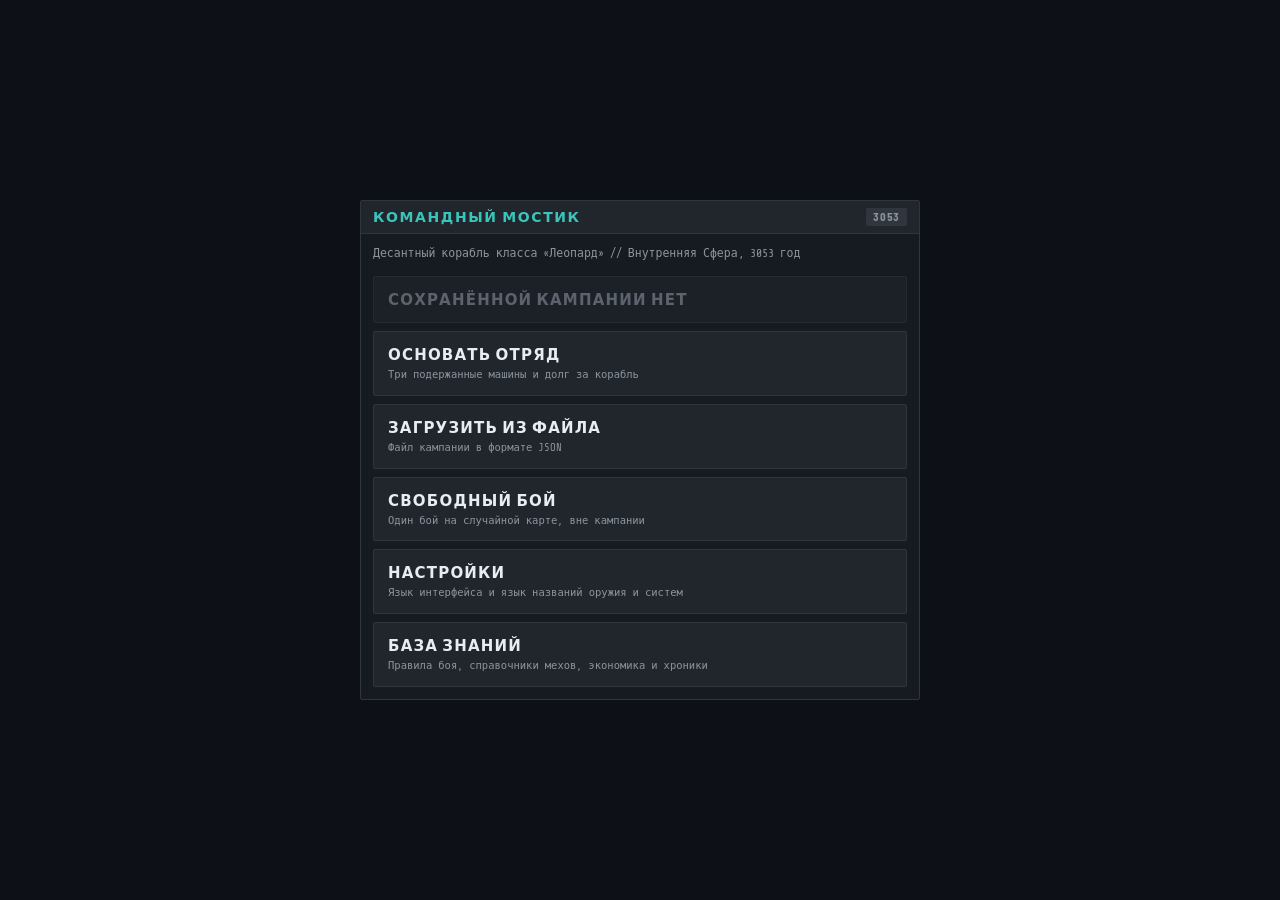
<file: index.html>
<!doctype html>
<html lang="ru">
  <head>
    <meta charset="UTF-8" />
    <meta name="viewport" content="width=device-width, initial-scale=1.0" />
    <title>BattleTech — тактический терминал наёмников</title>
    <link
      rel="icon"
      href="data:image/svg+xml,<svg xmlns='http://www.w3.org/2000/svg' viewBox='0 0 16 16'><rect width='16' height='16' fill='%230d1117'/><path d='M8 2l5 3v6l-5 3-5-3V5z' fill='%2339c5bb'/></svg>"
    />
    <link rel="preconnect" href="https://fonts.googleapis.com" />
    <link rel="preconnect" href="https://fonts.gstatic.com" crossorigin />
    <link
      href="https://fonts.googleapis.com/css2?family=Barlow+Condensed:wght@600;700;800&family=IBM+Plex+Mono:wght@400;500;600;700&family=Orbitron:wght@500;700;900&family=Share+Tech+Mono&display=swap"
      rel="stylesheet"
    />
    <script type="module" crossorigin src="./assets/main-HIOf5Gt9.js"></script>
    <link rel="modulepreload" crossorigin href="./assets/wikiData-j4eex9zt.js">
    <link rel="stylesheet" crossorigin href="./assets/wikiData-CaxF-wHf.css">
    <link rel="stylesheet" crossorigin href="./assets/main-DV3tdN_S.css">
  </head>
  <body>
    <div id="app"></div>
  </body>
</html>
</file>
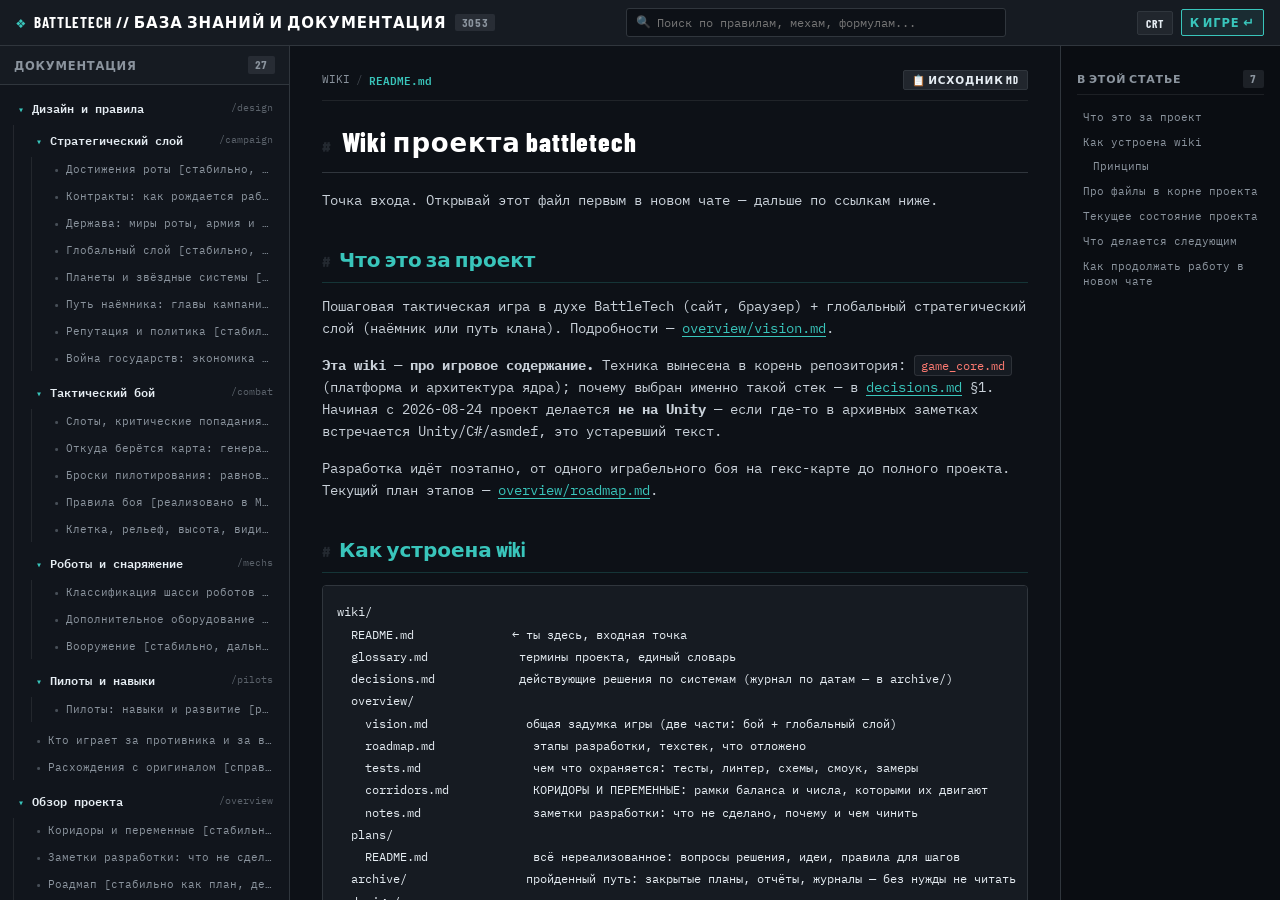
<file: wiki.html>
<!doctype html>
<html lang="ru">
  <head>
    <meta charset="UTF-8" />
    <meta name="viewport" content="width=device-width, initial-scale=1.0" />
    <title>BattleTech — База знаний и документация</title>
    <link
      rel="icon"
      href="data:image/svg+xml,<svg xmlns='http://www.w3.org/2000/svg' viewBox='0 0 16 16'><rect width='16' height='16' fill='%230d1117'/><path d='M3 3h4v10H3zm6 0h4v10H9z' fill='%2339c5bb'/></svg>"
    />
    <link rel="preconnect" href="https://fonts.googleapis.com" />
    <link rel="preconnect" href="https://fonts.gstatic.com" crossorigin />
    <link
      href="https://fonts.googleapis.com/css2?family=Barlow+Condensed:wght@600;700;800&family=IBM+Plex+Mono:wght@400;500;600;700&family=Orbitron:wght@500;700;900&family=Share+Tech+Mono&display=swap"
      rel="stylesheet"
    />
    <script type="module" crossorigin src="./assets/wiki-C4sp8w5h.js"></script>
    <link rel="modulepreload" crossorigin href="./assets/wikiData-j4eex9zt.js">
    <link rel="stylesheet" crossorigin href="./assets/wikiData-CaxF-wHf.css">
    <link rel="stylesheet" crossorigin href="./assets/wiki-CTp218Vy.css">
  </head>
  <body>
    <div id="app"></div>
  </body>
</html>
</file>
<file: assets/wikiData-CaxF-wHf.css>
:root{--color-bg: #0d1117;--color-panel: #161b22;--color-panel-sub: #21262d;--color-border: #30363d;--color-border-active: #58a6ff;--color-text: #e6edf3;--color-text-dim: #8b949e;--color-accent: #39c5bb;--color-gold: #e3b341;--color-danger: #f85149;--color-ok: #3fb950;--color-enemy: #388bfd;--glow-cyan: rgba(57, 197, 187, .4);--glow-gold: rgba(227, 179, 65, .4);--glow-red: rgba(248, 81, 73, .4);--font-mono: "IBM Plex Mono", ui-monospace, SFMono-Regular, Menlo, Consolas, monospace;--font-display: "Barlow Condensed", "Arial Narrow", system-ui, sans-serif}*,*:before,*:after{box-sizing:border-box}html,body{margin:0;padding:0;width:100%;height:100%;background:var(--color-bg);color:var(--color-text);font-family:var(--font-mono);font-size:13px;line-height:1.4;overflow:hidden;-webkit-user-select:none;user-select:none;font-variant-numeric:tabular-nums;-webkit-font-smoothing:antialiased}::-webkit-scrollbar{width:6px;height:6px}::-webkit-scrollbar-track{background:var(--color-bg)}::-webkit-scrollbar-thumb{background:var(--color-border);border-radius:2px}::-webkit-scrollbar-thumb:hover{background:var(--color-accent)}.panel{background:var(--color-panel);border:1px solid var(--color-border);border-radius:2px;position:relative;min-height:0;min-width:0}.panel-header{background:var(--color-panel-sub);border-bottom:1px solid var(--color-border);padding:7px 12px;font-family:var(--font-display);font-size:14px;line-height:1.2;font-weight:700;text-transform:uppercase;letter-spacing:1.6px;display:flex;align-items:center;justify-content:space-between;gap:10px;color:var(--color-accent);flex-shrink:0}.panel-body{padding:12px;min-height:0}.panel-scroll{display:flex;flex-direction:column;overflow:hidden}.panel-scroll>.scroll-area{flex:1;overflow-y:auto;min-height:0}.sec-title{font-family:var(--font-display);font-size:11.5px;font-weight:700;color:var(--color-text-dim);letter-spacing:1px;text-transform:uppercase;border-bottom:1px solid var(--color-border);padding-bottom:4px;margin-bottom:8px}.btn{font-family:var(--font-display);font-size:13px;font-weight:700;text-transform:uppercase;letter-spacing:1.1px;padding:7px 13px;background:var(--color-panel-sub);border:1px solid var(--color-border);color:var(--color-text);cursor:pointer;display:inline-flex;align-items:center;justify-content:center;gap:8px;transition:background .15s ease,border-color .15s ease,color .15s ease,box-shadow .15s ease;border-radius:2px}.btn:hover:not(:disabled){background:var(--color-border);border-color:var(--color-border-active);color:#fff;box-shadow:0 0 10px var(--glow-cyan)}.btn:active:not(:disabled){transform:translateY(1px)}.btn:disabled{opacity:.38;cursor:not-allowed}.btn-primary{background:#39c5bb26;border-color:var(--color-accent);color:var(--color-accent)}.btn-primary:hover:not(:disabled){background:var(--color-accent);color:#06120f}.btn-gold{background:#e3b34126;border-color:var(--color-gold);color:var(--color-gold)}.btn-gold:hover:not(:disabled){background:var(--color-gold);color:#17120a}.btn-danger{background:#f8514926;border-color:var(--color-danger);color:var(--color-danger)}.btn-danger:hover:not(:disabled){background:var(--color-danger);color:#fff;box-shadow:0 0 10px var(--glow-red)}.btn-sm{padding:4px 8px;font-size:11.5px;letter-spacing:.8px}.btn-wide{width:100%}.badge{display:inline-flex;align-items:center;gap:5px;padding:2px 7px;font-family:var(--font-display);font-size:11.5px;line-height:1.2;font-weight:700;letter-spacing:.7px;border-radius:2px;text-transform:uppercase;border:none;white-space:nowrap}.badge-ok{color:var(--color-ok);background:#3fb95026}.badge-gold{color:var(--color-gold);background:#e3b34126}.badge-danger{color:var(--color-danger);background:#f8514926}.badge-cyan{color:var(--color-accent);background:#39c5bb26}.badge-dim{color:var(--color-text-dim);background:#8b949e26}.glow-cyan{text-shadow:0 0 8px var(--glow-cyan)}.glow-gold{text-shadow:0 0 8px var(--glow-gold)}.glow-red{text-shadow:0 0 8px var(--glow-red)}.dim{color:var(--color-text-dim)}.cyan{color:var(--color-accent)}.gold{color:var(--color-gold)}.ok{color:var(--color-ok)}.danger{color:var(--color-danger)}.tiny{font-size:11px}.kv{display:flex;flex-direction:column;gap:1px;padding:5px 8px;background:var(--color-panel-sub);border:1px solid var(--color-border);border-radius:2px;min-width:0}.kv-k{font-size:9.5px;color:var(--color-text-dim);font-weight:700;letter-spacing:.5px;text-transform:uppercase}.kv-v{font-size:12px;font-weight:700;overflow:hidden;text-overflow:ellipsis;white-space:nowrap}.row-kv{display:flex;align-items:baseline;justify-content:space-between;gap:10px;font-size:11.5px}.row-kv>:first-child{color:var(--color-text-dim)}.row-kv>:last-child{font-weight:700}.pick{display:block;width:100%;text-align:left;padding:9px 10px;background:var(--color-panel-sub);border:1px solid var(--color-border);border-radius:2px;color:inherit;font:inherit;cursor:pointer;transition:border-color .15s ease,background .15s ease}.pick:hover{border-color:var(--color-border-active);background:#ffffff08}.pick.active{border-color:var(--color-accent);background:#39c5bb1a}.pick:disabled{opacity:.45;cursor:not-allowed}.meter{height:5px;background:var(--color-bg);border:1px solid var(--color-border);border-radius:1px;overflow:hidden}.meter>i{display:block;height:100%;background:var(--color-gold)}.meter.cyan>i{background:var(--color-accent)}.meter.danger>i{background:var(--color-danger)}.dots{display:inline-flex;gap:3px}.dots>i{width:7px;height:7px;background:var(--color-border);border-radius:1px}.dots>i.on{background:var(--color-gold);box-shadow:0 0 4px var(--glow-gold)}.field{display:flex;flex-direction:column;gap:5px}.field>label{font-family:var(--font-display);font-size:11.5px;font-weight:700;letter-spacing:1px;text-transform:uppercase;color:var(--color-text-dim)}.field input[type=text],.field input[type=number]{background:var(--color-bg);border:1px solid var(--color-border);border-radius:2px;color:var(--color-text);font-family:var(--font-mono);font-size:13px;padding:8px 10px;-webkit-user-select:text;user-select:text}.field input:focus{outline:none;border-color:var(--color-accent);box-shadow:0 0 8px var(--glow-cyan)}.modal-backdrop{position:fixed;inset:0;background:#03060ac7;display:flex;align-items:center;justify-content:center;z-index:200;padding:24px;line-height:1.4}.modal{background:var(--color-panel);border:1px solid var(--color-accent);border-radius:2px;box-shadow:0 12px 48px #000000b3;display:flex;flex-direction:column;max-height:100%;min-width:0;line-height:1.4}.crt:after{content:"";position:fixed;inset:0;pointer-events:none;z-index:300;background:repeating-linear-gradient(to bottom,#0000 0px 2px,#00000029 3px 4px)}.crt:before{content:"";position:fixed;inset:0;pointer-events:none;z-index:299;background:radial-gradient(ellipse at center,#0000 55%,#00000073)}@media(prefers-reduced-motion:reduce){.btn,.pick{transition:none}}
</file>
<file: assets/main-DV3tdN_S.css>
.app-header.svelte-8nabiy{height:52px;background:#161b22;border-bottom:1px solid #30363d;display:flex;align-items:center;justify-content:space-between;padding:0 16px;gap:16px;z-index:10;flex-shrink:0}.header-left.svelte-8nabiy{display:flex;align-items:center;gap:16px;min-width:0;flex-wrap:nowrap}.logo-group.svelte-8nabiy{display:flex;align-items:center;gap:10px;flex-shrink:0}.logo-icon.svelte-8nabiy{color:#39c5bb;font-size:24px;text-shadow:0 0 8px rgba(57,197,187,.6)}.logo-title.svelte-8nabiy{margin:0;font-size:13px;letter-spacing:1px;color:#e6edf3;font-family:monospace;font-weight:700}.logo-subtitle.svelte-8nabiy{font-size:9px;color:#8b949e;letter-spacing:.5px;display:block;font-family:monospace}.quick-stats.svelte-8nabiy{display:flex;gap:8px;align-items:center;flex-wrap:nowrap}.done.svelte-8nabiy{color:var(--ok, #5cd6a0)}.stat-pill.svelte-8nabiy{background:#0d1117cc;border:1px solid #30363d;padding:4px 10px;border-radius:20px;font-size:11px;font-family:monospace;color:#e6edf3;white-space:nowrap}.stat-pill.svelte-8nabiy .label:where(.svelte-8nabiy){color:#8b949e;margin-right:4px}.stat-toggle.svelte-8nabiy{display:inline-flex;align-items:center;gap:5px;background:#0d1117a6;border:1px solid #30363d;cursor:pointer;font-family:inherit;font-size:11px;transition:all .15s ease}.stat-toggle.svelte-8nabiy:hover{background:#161b22f2;border-color:#58a6ff}.stat-toggle.open.svelte-8nabiy{border-color:#39c5bb80;background:#39c5bb14}.toggle-arrow.svelte-8nabiy{color:#6e7681;font-size:10px;line-height:1;transition:color .15s}.stat-toggle.svelte-8nabiy:hover .toggle-arrow:where(.svelte-8nabiy){color:#58a6ff}.stat-toggle.open.svelte-8nabiy .toggle-arrow:where(.svelte-8nabiy){color:#39c5bb}.toggle-text.svelte-8nabiy{color:#8b949e;font-weight:700;letter-spacing:.5px}.stat-toggle.svelte-8nabiy:hover .toggle-text:where(.svelte-8nabiy){color:#e6edf3}.stat-toggle.open.svelte-8nabiy .toggle-text:where(.svelte-8nabiy){color:#39c5bb}button.stat-pill.clickable.svelte-8nabiy{cursor:pointer;font-family:inherit;transition:border-color .15s,background .15s}button.stat-pill.clickable.svelte-8nabiy:hover{border-color:#58a6ff;background:#161b22f2}.glow-val.svelte-8nabiy{font-weight:700;color:#39c5bb}.glow-val.hot.svelte-8nabiy{color:#ff7b72}.top-actions.svelte-8nabiy{display:flex;gap:8px;align-items:center}.thinking.svelte-8nabiy{font-family:monospace;font-size:11px;color:#e3b341;animation:svelte-8nabiy-blink 1.1s ease-in-out infinite}@keyframes svelte-8nabiy-blink{50%{opacity:.35}}.btn.svelte-8nabiy{display:flex;align-items:center;gap:6px;padding:6px 14px;border-radius:4px;font-size:12px;font-weight:700;font-family:monospace;cursor:pointer;transition:all .15s}.btn.svelte-8nabiy:disabled{opacity:.4;cursor:default}.btn-phase.svelte-8nabiy{background:#39c5bb26;border:1px solid rgba(57,197,187,.4);color:#39c5bb}.btn-phase.svelte-8nabiy:hover:not(:disabled){background:#39c5bb4d}.btn-phase.hot.svelte-8nabiy{background:#f851492e;border-color:#f8514980;color:#ff7b72;box-shadow:0 0 10px #f8514940}.btn-phase.hot.svelte-8nabiy:hover:not(:disabled){background:#f8514959}.radar.svelte-1o42e32{position:absolute;bottom:54px;left:16px;background:#0e1117e6;-webkit-backdrop-filter:blur(8px);backdrop-filter:blur(8px);border:1px solid #30363d;border-radius:6px;overflow:hidden;z-index:6;box-shadow:0 6px 20px #0009}.radar-header.svelte-1o42e32{display:flex;align-items:center;justify-content:space-between;padding:4px 8px;background:#161b22;border-bottom:1px solid #30363d;gap:10px}.radar-title.svelte-1o42e32{font-family:monospace;font-size:10px;font-weight:700;color:#39c5bb;display:flex;align-items:center;gap:5px}.dot.svelte-1o42e32{width:6px;height:6px;border-radius:50%;background:#3fb950;box-shadow:0 0 6px #3fb950}.toggle.svelte-1o42e32{background:none;border:none;color:#8b949e;cursor:pointer;font-size:14px;line-height:1;padding:0 2px}.toggle.svelte-1o42e32:hover{color:#39c5bb}.radar-body.svelte-1o42e32{padding:5px}canvas.svelte-1o42e32{display:block;cursor:crosshair;border-radius:3px}.ticker.svelte-1c003ns{position:absolute;bottom:54px;right:16px;width:440px;max-width:calc(100vw - 32px);background:#0d1117f0;-webkit-backdrop-filter:blur(10px);backdrop-filter:blur(10px);border:1px solid #30363d;border-radius:6px;z-index:6;box-shadow:0 8px 24px #000000b3;overflow:hidden;font-family:monospace}.ticker.collapsed.svelte-1c003ns{width:auto;min-width:170px}.ticker-header.svelte-1c003ns{display:flex;align-items:center;justify-content:space-between;padding:5px 10px;background:#161b22;border-bottom:1px solid #30363d}.ticker-title.svelte-1c003ns{font-size:11px;font-weight:700;color:#e3b341;display:flex;align-items:center;gap:6px;letter-spacing:.5px}.pulse-icon.svelte-1c003ns{color:#e3b341;font-size:12px}.count-badge.svelte-1c003ns{background:#e3b34133;color:#e3b341;border:1px solid rgba(227,179,65,.4);border-radius:10px;padding:0 5px;font-size:9.5px}.header-actions.svelte-1c003ns{display:flex;align-items:center;gap:6px}.btn-action.svelte-1c003ns{background:none;border:none;color:#8b949e;cursor:pointer;font-size:13px;padding:1px 4px;border-radius:3px;line-height:1}.btn-action.svelte-1c003ns:hover{color:#f0f6fc;background:#ffffff1a}.ticker-body.svelte-1c003ns{max-height:190px;overflow-y:auto;padding:6px;display:flex;flex-direction:column;gap:5px}.empty-feed.svelte-1c003ns{padding:14px 10px;text-align:center;color:#8b949e;font-size:11px;display:flex;flex-direction:column;align-items:center;gap:4px}.empty-icon.svelte-1c003ns{font-size:18px;opacity:.6;margin-bottom:2px}.empty-hint.svelte-1c003ns{font-size:9.5px;color:#484f58}.event-card.svelte-1c003ns{background:#161b22d9;border:1px solid #30363d;border-left:3px solid #8b949e;border-radius:4px;padding:5px 8px;display:flex;flex-direction:column;gap:4px;transition:background .15s}.event-card.hit.svelte-1c003ns{border-left-color:#3fb950;background:#12261899}.event-card.miss.svelte-1c003ns{border-left-color:#484f58;opacity:.88}.event-card.shutdown.svelte-1c003ns{border-left-color:#f85149;background:#2d0e12bf;box-shadow:inset 0 0 12px #f8514926}.event-card.fell.svelte-1c003ns{border-left-color:#e3b341;background:#28200ca6}.event-card.crit.svelte-1c003ns{border-left-color:#bc8cff;background:#231230b3}.card-main.svelte-1c003ns{display:flex;align-items:center;gap:7px;font-size:11px}.badge.svelte-1c003ns{font-size:9.5px;font-weight:700;padding:1px 5px;border-radius:3px;white-space:nowrap;text-transform:uppercase}.badge.hit.svelte-1c003ns{background:#3fb95033;color:#3fb950;border:1px solid rgba(63,185,80,.4)}.badge.miss.svelte-1c003ns{background:#8b949e26;color:#8b949e;border:1px solid rgba(139,148,158,.3)}.badge.danger.svelte-1c003ns{background:#f8514940;color:#ff7b72;border:1px solid rgba(248,81,73,.5);animation:svelte-1c003ns-danger-pulse 1.8s infinite}.badge.warning.svelte-1c003ns{background:#e3b34133;color:#e3b341;border:1px solid rgba(227,179,65,.4)}.badge.purple.svelte-1c003ns{background:#bc8cff33;color:#d2a8ff;border:1px solid rgba(188,140,255,.4)}.badge.info.svelte-1c003ns{background:#39c5bb33;color:#39c5bb;border:1px solid rgba(57,197,187,.4)}@keyframes svelte-1c003ns-danger-pulse{0%,to{opacity:1}50%{opacity:.65}}.summary-line.svelte-1c003ns{flex:1;display:flex;flex-direction:column;gap:2px;line-height:1.35;word-break:break-word}.summary-text.svelte-1c003ns{color:#c9d1d9}.damage-tag.svelte-1c003ns{color:#f0883e;font-weight:700;font-size:10.5px}.details-toggle.svelte-1c003ns{background:#ffffff0f;border:1px solid #30363d;color:#8b949e;cursor:pointer;font-size:10px;padding:2px 5px;border-radius:3px;line-height:1}.details-toggle.svelte-1c003ns:hover{color:#39c5bb;border-color:#39c5bb}.details-box.svelte-1c003ns{background:#0a0d12e6;border:1px dashed #30363d;border-radius:3px;padding:5px 8px;font-size:10px;color:#8b949e;display:flex;flex-direction:column;gap:3px;margin-top:2px}.detail-line.svelte-1c003ns{line-height:1.4}.canvas-container.svelte-1ldcfie{flex:1;position:relative;overflow:hidden;background:#080a0c}canvas.svelte-1ldcfie{display:block;width:100%;height:100%}.map-controls.svelte-1ldcfie{position:absolute;top:16px;left:16px;display:flex;flex-direction:column;gap:4px;z-index:5}.map-controls.svelte-1ldcfie button:where(.svelte-1ldcfie){width:34px;height:34px;background:#161b22d9;-webkit-backdrop-filter:blur(6px);backdrop-filter:blur(6px);color:#e6edf3;border:1px solid #30363d;border-radius:4px;font-size:15px;font-weight:700;cursor:pointer;display:flex;align-items:center;justify-content:center;transition:all .15s}.map-controls.svelte-1ldcfie button:where(.svelte-1ldcfie):hover{background:#21262d;border-color:#39c5bb;color:#39c5bb}.map-controls.svelte-1ldcfie button.active:where(.svelte-1ldcfie){background:#39c5bb33;border-color:#39c5bb;color:#39c5bb}.initiative.svelte-1ldcfie{width:34px;height:34px;margin-bottom:6px;background:#161b22d9;-webkit-backdrop-filter:blur(6px);backdrop-filter:blur(6px);color:#e6edf3;border:1px dashed #30363d;border-radius:4px;font-family:monospace;font-size:11px;font-weight:700;line-height:1;display:flex;align-items:center;justify-content:center;cursor:help;-webkit-user-select:none;user-select:none}.map-controls.svelte-1ldcfie .btn-autoturn:where(.svelte-1ldcfie){background:#d9770629;border-color:#d9770680;color:#f59e0b;font-size:14px}.map-controls.svelte-1ldcfie .btn-autoturn:where(.svelte-1ldcfie):hover{background:#d9770659;border-color:#f59e0b;color:#fbbf24;box-shadow:0 0 10px #f59e0b80}.map-controls.svelte-1ldcfie .btn-autoturn.thinking:where(.svelte-1ldcfie){animation:svelte-1ldcfie-pulse-auto .8s infinite alternate;background:#d9770673;border-color:#f59e0b;color:#fff}@keyframes svelte-1ldcfie-pulse-auto{0%{transform:scale(.95);box-shadow:0 0 4px #f59e0b66}to{transform:scale(1.06);box-shadow:0 0 14px #f59e0bcc}}.hud.svelte-1ldcfie{position:absolute;bottom:12px;left:16px;right:16px;background:#0e1117e6;-webkit-backdrop-filter:blur(8px);backdrop-filter:blur(8px);border:1px solid #30363d;border-left:3px solid #39c5bb;border-radius:4px;padding:8px 14px;display:flex;gap:16px;font-family:monospace;font-size:11.5px;z-index:5;box-shadow:0 4px 16px #0009;white-space:nowrap;overflow-x:auto}.hud-item.svelte-1ldcfie .k:where(.svelte-1ldcfie){color:#8b949e;margin-right:4px}.hud-item.svelte-1ldcfie .v:where(.svelte-1ldcfie){color:#fff;font-weight:700}.aim-dock.svelte-1ldcfie{position:absolute;top:16px;right:16px;pointer-events:none;transition:top .15s,bottom .15s;background:#0e1117ed;-webkit-backdrop-filter:blur(10px);backdrop-filter:blur(10px);border:1px solid #30363d;border-top:2px solid #e3b341;border-radius:6px;padding:8px 12px;z-index:6;max-width:460px;box-shadow:0 6px 20px #0009;font-family:monospace}.aim-dock.low.svelte-1ldcfie{top:auto;bottom:54px}.aim-head.svelte-1ldcfie{display:flex;justify-content:space-between;gap:16px;align-items:baseline}.aim-title.svelte-1ldcfie{font-size:11px;color:#e3b341;font-weight:700}.aim-chance.svelte-1ldcfie{font-size:15px;color:#3fb950;font-weight:700}.aim-chance.bad.svelte-1ldcfie{font-size:11px;color:#f85149}.aim-sum.svelte-1ldcfie{margin-top:5px;font-size:10.5px;color:#c9d1d9;line-height:1.7}.aim-sum.svelte-1ldcfie b:where(.svelte-1ldcfie){color:#fff;font-size:12px}.factor.svelte-1ldcfie{display:inline-block;margin-left:6px;padding:1px 5px;border-radius:3px;background:#ffffff0d}.factor.plus.svelte-1ldcfie{color:#f85149}.factor.minus.svelte-1ldcfie{color:#3fb950}.aim-meta.svelte-1ldcfie{margin-top:4px;font-size:9.5px;color:#8b949e}.warn.svelte-1ldcfie{color:#e3b341}.table-alt.svelte-1ldcfie{color:#3fb950}.cursor-target-short{cursor:url("data:image/svg+xml,%3Csvg xmlns='http://www.w3.org/2000/svg' width='32' height='32' viewBox='0 0 32 32'%3E%3Ccircle cx='16' cy='16' r='8' stroke='rgba(0,0,0,0.85)' stroke-width='3.5' fill='none'/%3E%3Cline x1='16' y1='2' x2='16' y2='8' stroke='rgba(0,0,0,0.85)' stroke-width='3.5'/%3E%3Cline x1='16' y1='24' x2='16' y2='30' stroke='rgba(0,0,0,0.85)' stroke-width='3.5'/%3E%3Cline x1='2' y1='16' x2='8' y2='16' stroke='rgba(0,0,0,0.85)' stroke-width='3.5'/%3E%3Cline x1='24' y1='16' x2='30' y2='16' stroke='rgba(0,0,0,0.85)' stroke-width='3.5'/%3E%3Ccircle cx='16' cy='16' r='8' stroke='%233fb950' stroke-width='1.8' fill='none'/%3E%3Ccircle cx='16' cy='16' r='2' fill='%233fb950'/%3E%3Cline x1='16' y1='2' x2='16' y2='8' stroke='%233fb950' stroke-width='1.8' stroke-linecap='round'/%3E%3Cline x1='16' y1='24' x2='16' y2='30' stroke='%233fb950' stroke-width='1.8' stroke-linecap='round'/%3E%3Cline x1='2' y1='16' x2='8' y2='16' stroke='%233fb950' stroke-width='1.8' stroke-linecap='round'/%3E%3Cline x1='24' y1='16' x2='30' y2='16' stroke='%233fb950' stroke-width='1.8' stroke-linecap='round'/%3E%3C/svg%3E") 16 16,crosshair!important}.cursor-target-medium{cursor:url("data:image/svg+xml,%3Csvg xmlns='http://www.w3.org/2000/svg' width='32' height='32' viewBox='0 0 32 32'%3E%3Ccircle cx='16' cy='16' r='8' stroke='rgba(0,0,0,0.85)' stroke-width='3.5' fill='none'/%3E%3Cline x1='16' y1='2' x2='16' y2='8' stroke='rgba(0,0,0,0.85)' stroke-width='3.5'/%3E%3Cline x1='16' y1='24' x2='16' y2='30' stroke='rgba(0,0,0,0.85)' stroke-width='3.5'/%3E%3Cline x1='2' y1='16' x2='8' y2='16' stroke='rgba(0,0,0,0.85)' stroke-width='3.5'/%3E%3Cline x1='24' y1='16' x2='30' y2='16' stroke='rgba(0,0,0,0.85)' stroke-width='3.5'/%3E%3Ccircle cx='16' cy='16' r='8' stroke='%23e3b341' stroke-width='1.8' fill='none'/%3E%3Ccircle cx='16' cy='16' r='2' fill='%23e3b341'/%3E%3Cline x1='16' y1='2' x2='16' y2='8' stroke='%23e3b341' stroke-width='1.8' stroke-linecap='round'/%3E%3Cline x1='16' y1='24' x2='16' y2='30' stroke='%23e3b341' stroke-width='1.8' stroke-linecap='round'/%3E%3Cline x1='2' y1='16' x2='8' y2='16' stroke='%23e3b341' stroke-width='1.8' stroke-linecap='round'/%3E%3Cline x1='24' y1='16' x2='30' y2='16' stroke='%23e3b341' stroke-width='1.8' stroke-linecap='round'/%3E%3C/svg%3E") 16 16,crosshair!important}.cursor-target-long{cursor:url("data:image/svg+xml,%3Csvg xmlns='http://www.w3.org/2000/svg' width='32' height='32' viewBox='0 0 32 32'%3E%3Ccircle cx='16' cy='16' r='8' stroke='rgba(0,0,0,0.85)' stroke-width='3.5' fill='none'/%3E%3Cline x1='16' y1='2' x2='16' y2='8' stroke='rgba(0,0,0,0.85)' stroke-width='3.5'/%3E%3Cline x1='16' y1='24' x2='16' y2='30' stroke='rgba(0,0,0,0.85)' stroke-width='3.5'/%3E%3Cline x1='2' y1='16' x2='8' y2='16' stroke='rgba(0,0,0,0.85)' stroke-width='3.5'/%3E%3Cline x1='24' y1='16' x2='30' y2='16' stroke='rgba(0,0,0,0.85)' stroke-width='3.5'/%3E%3Ccircle cx='16' cy='16' r='8' stroke='%23ff7b72' stroke-width='1.8' fill='none'/%3E%3Ccircle cx='16' cy='16' r='2' fill='%23ff7b72'/%3E%3Cline x1='16' y1='2' x2='16' y2='8' stroke='%23ff7b72' stroke-width='1.8' stroke-linecap='round'/%3E%3Cline x1='16' y1='24' x2='16' y2='30' stroke='%23ff7b72' stroke-width='1.8' stroke-linecap='round'/%3E%3Cline x1='2' y1='16' x2='8' y2='16' stroke='%23ff7b72' stroke-width='1.8' stroke-linecap='round'/%3E%3Cline x1='24' y1='16' x2='30' y2='16' stroke='%23ff7b72' stroke-width='1.8' stroke-linecap='round'/%3E%3C/svg%3E") 16 16,crosshair!important}.cursor-target-blocked{cursor:not-allowed!important}.los-dock.svelte-1ldcfie{position:absolute;bottom:54px;right:16px;background:#0e1117ed;-webkit-backdrop-filter:blur(10px);backdrop-filter:blur(10px);border:1px solid #30363d;border-radius:6px;padding:10px;z-index:6;box-shadow:0 6px 20px #0009;transition:opacity .15s}.los-dock.hidden.svelte-1ldcfie{opacity:0;pointer-events:none}.los-head.svelte-1ldcfie{display:flex;justify-content:space-between;align-items:center;margin-bottom:8px;font-family:monospace;font-size:10.5px;font-weight:700;gap:20px}.los-title.svelte-1ldcfie{color:#39c5bb}.los-badge.svelte-1ldcfie{padding:2px 8px;border-radius:4px;font-size:9.5px;background:#3fb95033;color:#3fb950}.los-badge.cover.svelte-1ldcfie{background:#e3b34133;color:#ffd54f}.los-badge.blocked.svelte-1ldcfie{background:#f8514933;color:#f85149}.los-canvas-wrap.svelte-1ldcfie{background:#090c10;border:1px solid #30363d;border-radius:4px;overflow:hidden}.los-canvas-wrap.svelte-1ldcfie canvas:where(.svelte-1ldcfie){width:600px;height:118px}.los-foot.svelte-1ldcfie{margin-top:6px;font-family:monospace;font-size:9.5px;color:#8b949e;text-align:center;min-height:12px}.silhouette.svelte-y2jq4s{display:inline-block;vertical-align:middle;line-height:0}.atlas.svelte-y2jq4s{position:relative;display:inline-block;vertical-align:middle;overflow:hidden;flex-shrink:0;aspect-ratio:1;background:var(--color-bg);border-radius:2px}.atlas.bordered.svelte-y2jq4s{border:1px solid var(--color-border);box-shadow:0 2px 6px #00000073}.atlas.svelte-y2jq4s img:where(.svelte-y2jq4s){display:block;width:100%;height:100%;object-fit:cover}.zoom-trigger.svelte-y2jq4s{padding:0;border:0;background:none;cursor:zoom-in}.zoom-trigger.svelte-y2jq4s:hover .atlas.bordered:where(.svelte-y2jq4s){border-color:var(--color-border-active)}.zoom-trigger.svelte-y2jq4s:focus-visible .atlas:where(.svelte-y2jq4s){outline:1px solid var(--color-accent);outline-offset:2px}.empty.svelte-y2jq4s{aspect-ratio:1;background:var(--color-panel-sub)}.empty.bordered.svelte-y2jq4s{border:1px solid var(--color-border)}.modal.zoom.svelte-y2jq4s{max-width:min(560px,92vw);line-height:1.4}.zoom-body.svelte-y2jq4s{display:flex;justify-content:center;padding:10px;min-height:0}.zoom-frame.svelte-y2jq4s{position:relative;display:inline-flex;justify-content:center;max-height:min(72vh,640px);max-width:100%;line-height:0}.zoom-frame.svelte-y2jq4s img:where(.svelte-y2jq4s){display:block;max-height:min(72vh,640px);max-width:100%;width:auto;object-fit:contain;border:1px solid var(--color-border);transition:border-color .15s ease}.zoom-frame.svelte-y2jq4s img.preview-active:where(.svelte-y2jq4s){border-color:var(--color-gold)}.preview-badge.svelte-y2jq4s{position:absolute;top:10px;left:10px;z-index:2;pointer-events:none;background:#0a0e14e0;border:1px solid var(--color-gold);color:var(--color-gold);box-shadow:0 2px 8px #000000a6;text-shadow:0 0 6px rgba(227,179,65,.4)}.title.svelte-y2jq4s{display:flex;align-items:center;gap:8px;flex-wrap:wrap;min-width:0;line-height:1.2}.zoom-actions.svelte-y2jq4s{padding:0 14px 8px}.zoom-note.svelte-y2jq4s{padding:4px 14px 10px;margin:0;text-align:center;font-size:11px;line-height:1.4;color:var(--color-text-dim)}.paperdoll-box.svelte-1ac5fgm{margin-top:12px;background:#0d1117d9;border:1px solid #30363d;border-radius:6px;overflow:hidden}.paperdoll-header.svelte-1ac5fgm{background:#161b22;padding:4px 8px;font-size:10px;font-weight:700;color:#8b949e;letter-spacing:.5px;border-bottom:1px solid #30363d;display:flex;justify-content:space-between}.unknown.svelte-1ac5fgm{color:#ffd54f}.paperdoll-body.svelte-1ac5fgm{padding:6px;display:flex;justify-content:center}.paperdoll-svg.svelte-1ac5fgm{width:100%;max-width:200px;height:auto}.pickable.svelte-1ac5fgm{cursor:pointer;outline:none}.pickable.svelte-1ac5fgm:hover polygon:where(.svelte-1ac5fgm){filter:drop-shadow(0 0 5px #39c5bb)}.pd-val.svelte-1ac5fgm{fill:#fff;font-size:9px;font-family:monospace;font-weight:700;text-anchor:middle;pointer-events:none;-webkit-user-select:none;user-select:none}.pd-struct.svelte-1ac5fgm{fill:#ffffff80;font-size:7px;pointer-events:none;-webkit-user-select:none;user-select:none}.pd-lbl.svelte-1ac5fgm{fill:#ffffff73;font-size:7px;font-family:monospace;text-anchor:middle;pointer-events:none;-webkit-user-select:none;user-select:none}.pd-section-lbl.svelte-1ac5fgm{fill:#39c5bb;font-size:7px;font-family:monospace;font-weight:700;text-anchor:middle;pointer-events:none;-webkit-user-select:none;user-select:none}.panel-section.svelte-10euikb{padding:12px;background:#161b22;border:1px solid #30363d;border-radius:6px}.panel-section.empty.svelte-10euikb{color:#8b949e;font-family:monospace;font-size:11px;line-height:1.5}.head-top.svelte-10euikb{display:flex;justify-content:space-between;align-items:center;margin-bottom:8px}.btn-return.svelte-10euikb{background:#39c5bb1f;border:1px solid rgba(57,197,187,.4);color:#39c5bb;font-size:9.5px;font-family:monospace;font-weight:700;padding:3px 8px;border-radius:4px;cursor:pointer;transition:all .15s}.btn-return.svelte-10euikb:hover{background:#39c5bb40;border-color:#39c5bb}.section-title.svelte-10euikb{margin:0;font-size:11px;color:#8b949e;letter-spacing:.5px;font-family:monospace}.unit-head.svelte-10euikb{display:flex;gap:10px;align-items:center;margin-bottom:10px}.unit-thumb.svelte-10euikb{flex-shrink:0;line-height:0}.unit-thumb.enemy.svelte-10euikb .atlas.bordered{border-color:#f85149}.avatar.svelte-10euikb{width:38px;height:38px;border-radius:6px;background:#388bfd2e;border:1px solid #388bfd;color:#79c0ff;display:flex;align-items:center;justify-content:center;font-family:monospace;font-weight:700;font-size:12px;flex-shrink:0}.avatar.enemy.svelte-10euikb{background:#f851492e;border-color:#f85149;color:#ff7b72}.avatar.silhouette.svelte-10euikb{background:#21262d;border-color:#6e7681;color:#8b949e}.avatar.blip.svelte-10euikb{background:#e3b34126;border-color:#e3b341;color:#ffd54f}.unit-name.svelte-10euikb{margin:0;font-size:12.5px;color:#e6edf3;font-family:monospace}.unit-class.svelte-10euikb{font-size:9.5px;color:#8b949e;font-family:monospace}.support-badge.svelte-10euikb{display:inline-block;margin-left:5px;padding:0 5px;border:1px solid #bc8cff;border-radius:2px;background:#bc8cff1a;color:#bc8cff;font-size:9px;font-weight:700;font-family:monospace;letter-spacing:.3px;line-height:1.5;vertical-align:middle;cursor:default}.meters.svelte-10euikb{display:flex;flex-direction:column;gap:8px;margin-bottom:10px}.meter-labels.svelte-10euikb{display:flex;justify-content:space-between;font-size:9.5px;color:#8b949e;font-family:monospace;margin-bottom:3px}.meter-bar.svelte-10euikb{height:7px;background:#0d1117;border-radius:4px;overflow:hidden;border:1px solid #21262d}.meter-fill.svelte-10euikb{height:100%;transition:width .25s}.meter-fill.armor.svelte-10euikb{background:linear-gradient(90deg,#2ea043,#3fb950)}.meter-fill.structure.svelte-10euikb{background:#e3b341}.zone-bars.svelte-10euikb{display:flex;align-items:flex-end;gap:4px}.zone-sep.svelte-10euikb{color:#484f58;font-size:11px;line-height:7px}.zone-cell.svelte-10euikb{flex:1;min-width:0;display:flex;flex-direction:column;gap:2px}.zone-short.svelte-10euikb{font-family:monospace;font-size:9px;color:#8b949e;text-align:center;letter-spacing:.5px}.zone-bar.svelte-10euikb{display:flex}.zone-cell.destroyed.svelte-10euikb .zone-short:where(.svelte-10euikb){color:#f85149}.zone-cell.destroyed.svelte-10euikb .zone-bar:where(.svelte-10euikb){border:1px dashed #f85149}.meter-fill.heat.svelte-10euikb{background:linear-gradient(90deg,#e3b341,#f85149)}.meter-bar.alarm.svelte-10euikb{border-color:#f85149;animation:svelte-10euikb-heat-alarm .7s ease-in-out infinite}.alarm-text.svelte-10euikb{color:#ff7b72}@keyframes svelte-10euikb-heat-alarm{50%{border-color:#ff9100;box-shadow:0 0 8px #f85149e6;opacity:.55}}.stats-grid.svelte-10euikb{display:grid;grid-template-columns:1fr 1fr;gap:4px 10px;margin-bottom:10px}.u-stat.svelte-10euikb{display:flex;justify-content:space-between;font-family:monospace;font-size:10px}.u-stat.svelte-10euikb .lbl:where(.svelte-10euikb){color:#8b949e}.u-stat.svelte-10euikb .val:where(.svelte-10euikb){color:#e6edf3;font-weight:700}.u-stat.svelte-10euikb .val.ready:where(.svelte-10euikb){color:#3fb950}.unknown-note.svelte-10euikb{margin:0 0 10px;font-family:monospace;font-size:10px;color:#e3b341;line-height:1.5;padding:8px;background:#161b22b3;border:1px solid #30363d;border-radius:4px}.unknown-note.silhouette-note.svelte-10euikb{border-color:#6e768166;background:#6e768114;color:#c9d1d9}.unknown-note.blip-note.svelte-10euikb{border-color:#e3b34166;background:#e3b34114;color:#ffd54f}.weapons.svelte-10euikb{display:flex;flex-direction:column;gap:4px;margin-bottom:10px}.weapons-title.svelte-10euikb{font-size:9.5px;color:#8b949e;font-family:monospace;margin-bottom:2px}.weapon.svelte-10euikb{display:flex;flex-direction:column;align-items:flex-start;gap:1px;background:#0d1117;border:1px solid #30363d;border-radius:4px;padding:5px 8px;cursor:pointer;text-align:left;transition:all .12s}.weapon.enemy-weapon.svelte-10euikb{cursor:default;background:#0d111799}.weapon.enemy-weapon.svelte-10euikb:hover{border-color:#30363d}.weapon.svelte-10euikb:hover{border-color:#39c5bb}.weapon.active.svelte-10euikb{border-color:#e3b341;background:#e3b3411a}.weapon.dead.svelte-10euikb{opacity:.35}.w-name.svelte-10euikb{font-family:monospace;font-size:11px;color:#e6edf3;font-weight:700}.w-meta.svelte-10euikb{font-family:monospace;font-size:9px;color:#8b949e}.actions.svelte-10euikb{display:flex;gap:5px;margin-bottom:6px}.act.svelte-10euikb{flex:1;padding:6px 4px;font-size:10px;font-family:monospace;font-weight:700;background:#0d1117;border:1px solid #30363d;color:#c9d1d9;border-radius:4px;cursor:pointer;transition:all .12s}.act.svelte-10euikb:hover:not(:disabled){border-color:#39c5bb;color:#39c5bb}.act.active.svelte-10euikb{border-color:#39c5bb;color:#39c5bb;background:#39c5bb1f}.act.turn.svelte-10euikb{background:#388bfd1f;border-color:#388bfd66}.act.svelte-10euikb:disabled{opacity:.35;cursor:default}.phase-hint.svelte-e0ugit{font-family:monospace;font-size:10px;line-height:1.4;padding:6px 8px;border-radius:4px;flex-shrink:0}.phase-hint.attack.svelte-e0ugit{background:#f851491f;border:1px solid rgba(248,81,73,.35);color:#ff7b72}.phase-hint.moved.svelte-e0ugit{background:#39c5bb1a;border:1px solid rgba(57,197,187,.3);color:#8b949e}.phase-hint.svelte-e0ugit b:where(.svelte-e0ugit){color:#e6edf3}.panel-section.svelte-1880d72{padding:12px;background:#161b22;border:1px solid #30363d;border-radius:6px}.section-title.svelte-1880d72{margin:0 0 10px;font-size:11px;color:#8b949e;letter-spacing:.5px;font-family:monospace}.control-row.svelte-1880d72{margin-bottom:10px}.control-row.inline.svelte-1880d72{display:flex;align-items:center;justify-content:space-between;margin-bottom:6px}label.svelte-1880d72{display:block;font-size:10.5px;color:#8b949e;margin-bottom:4px;font-family:monospace}.control-row.inline.svelte-1880d72 label:where(.svelte-1880d72){margin-bottom:0}.select-field.svelte-1880d72,.text-input.svelte-1880d72{width:100%;background:#0d1117;border:1px solid #30363d;color:#e6edf3;padding:5px 6px;border-radius:4px;font-family:monospace;font-size:11px}.range-wrap.svelte-1880d72{display:flex;align-items:center;gap:8px}.range-wrap.svelte-1880d72 input:where(.svelte-1880d72){flex:1;accent-color:#39c5bb}.range-num.svelte-1880d72{font-family:monospace;font-size:10.5px;color:#e6edf3;width:38px;text-align:right}.input-with-btn.svelte-1880d72{display:flex;gap:4px}.btn-sm.svelte-1880d72{background:#21262d;border:1px solid #30363d;color:#e6edf3;border-radius:4px;padding:0 8px;cursor:pointer}.btn-sm.svelte-1880d72:hover{border-color:#39c5bb}.btn-primary.full.svelte-1880d72{width:100%;margin-top:6px;padding:8px;background:#238636;border:1px solid #2ea043;color:#fff;border-radius:4px;font-family:monospace;font-weight:700;font-size:11px;cursor:pointer}.btn-primary.full.svelte-1880d72:hover{background:#2ea043}input[type=checkbox].svelte-1880d72{accent-color:#39c5bb}.metric-row.svelte-1880d72{display:flex;justify-content:space-between;font-family:monospace;font-size:10.5px;color:#8b949e;padding:2px 0}.metric-row.svelte-1880d72 b:where(.svelte-1880d72){color:#e6edf3}.metric-row.bad.svelte-1880d72 b:where(.svelte-1880d72){color:#f85149}.panel-section.svelte-zfxvu9{padding:12px;background:#161b22;border:1px solid #30363d;border-radius:6px}.section-title.svelte-zfxvu9{margin:0 0 10px;font-size:11px;color:#8b949e;letter-spacing:.5px;font-family:monospace}.toggle-list.svelte-zfxvu9{display:flex;flex-direction:column;gap:7px}.toggle-item.svelte-zfxvu9{display:flex;align-items:center;gap:8px;font-size:10.5px;color:#c9d1d9;font-family:monospace;cursor:pointer}.toggle-item.svelte-zfxvu9 input:where(.svelte-zfxvu9){accent-color:#39c5bb}label.svelte-zfxvu9{font-size:10.5px;color:#8b949e;font-family:monospace;display:block;margin-bottom:4px}.select-field.svelte-zfxvu9{width:100%;background:#0d1117;border:1px solid #30363d;color:#e6edf3;padding:5px 6px;border-radius:4px;font-family:monospace;font-size:11px}.hint.svelte-zfxvu9{margin:8px 0 0;font-family:monospace;font-size:9.5px;color:#6e7681;line-height:1.45}.log-box.svelte-r40rbl{background:#0d1117;border:1px solid #30363d;border-radius:6px;overflow:hidden;display:flex;flex-direction:column;min-height:140px;max-height:260px}.log-header.svelte-r40rbl{background:#161b22;padding:5px 8px;font-size:10px;font-weight:700;color:#8b949e;letter-spacing:.5px;border-bottom:1px solid #30363d;flex-shrink:0;display:flex;align-items:center;gap:8px}.log-header.svelte-r40rbl .stats:where(.svelte-r40rbl){margin-left:auto;font-weight:400;letter-spacing:0;color:#6e7681;font-family:monospace}.log-header.svelte-r40rbl .capped:where(.svelte-r40rbl){color:#ffa657}.log-header.svelte-r40rbl .dl:where(.svelte-r40rbl){display:flex;gap:4px}.log-header.svelte-r40rbl button:where(.svelte-r40rbl){background:#21262d;border:1px solid #30363d;border-radius:3px;color:#8b949e;font-size:9px;font-family:inherit;letter-spacing:.5px;padding:1px 5px;cursor:pointer}.log-header.svelte-r40rbl button:where(.svelte-r40rbl):hover{color:#58a6ff;border-color:#58a6ff}.log-content.svelte-r40rbl{overflow-y:auto;padding:6px 8px;font-family:monospace;font-size:10.5px;line-height:1.5;flex:1}.log-entry.svelte-r40rbl{color:#c9d1d9;margin-bottom:1px;word-break:break-word}.log-entry.sys.svelte-r40rbl{color:#39c5bb}.log-entry.turn.svelte-r40rbl{color:#e3b341;font-weight:700}.log-entry.sub.svelte-r40rbl{color:#8b949e;padding-left:6px}.log-entry.out.svelte-r40rbl{color:#f85149}.hl-hit{color:#3fb950;font-weight:700}.hl-miss{color:#8b949e}.hl-danger{color:#f85149;font-weight:700}.hl-warn{color:#e3b341;font-weight:700}.hl-crit{color:#bc8cff;font-weight:700}.hl-dmg{color:#f0883e;font-weight:700}*,*:before,*:after{box-sizing:border-box}body{margin:0;padding:0;background:#0d1117;color:#e6edf3;font-family:Share Tech Mono,ui-monospace,SF Mono,Menlo,Consolas,monospace;overflow:hidden;height:100vh;-webkit-user-select:none;user-select:none;-webkit-font-smoothing:antialiased}::-webkit-scrollbar{width:6px;height:6px}::-webkit-scrollbar-track{background:#0d1117}::-webkit-scrollbar-thumb{background:#30363d;border-radius:3px}::-webkit-scrollbar-thumb:hover{background:#58a6ff}.app-layout.svelte-yso1rh{display:flex;flex-direction:column;height:100vh;width:100vw;overflow:hidden}.workspace.svelte-yso1rh{flex:1;display:flex;position:relative;overflow:hidden;min-height:0}.sidebar.svelte-yso1rh{width:360px;flex-shrink:0;background:#0d1117;border-left:1px solid #30363d;display:flex;flex-direction:column;overflow:hidden;z-index:8;box-shadow:-4px 0 16px #0006}.intel-notice.svelte-yso1rh{flex-shrink:0;padding:8px 12px;background:#e3b3411a;border-bottom:1px solid #30363d;color:#e3b341;font-family:monospace;font-size:11px;line-height:1.45}.intel-notice.hot.svelte-yso1rh{background:#f851491f;color:#f85149}.intel-label.svelte-yso1rh{font-weight:700;margin-right:4px}.tabs.svelte-yso1rh{display:flex;background:#161b22;border-bottom:1px solid #30363d;flex-shrink:0}.tab.svelte-yso1rh{flex:1;padding:10px 4px;background:none;border:none;border-bottom:2px solid transparent;color:#8b949e;font-family:monospace;font-size:11px;font-weight:700;cursor:pointer;transition:all .15s}.tab.svelte-yso1rh:hover{color:#e6edf3;background:#ffffff08}.tab.active.svelte-yso1rh{color:#39c5bb;border-bottom-color:#39c5bb;background:#39c5bb14}.sidebar-content.svelte-yso1rh{flex:1;overflow-y:auto;padding:12px;display:flex;flex-direction:column;gap:12px;min-height:0}.panel-section.svelte-yso1rh{padding:12px;background:#161b22;border:1px solid #30363d;border-radius:6px;flex-shrink:0}.section-title.svelte-yso1rh{margin:0 0 10px;font-size:11px;color:#8b949e;letter-spacing:.5px;font-family:monospace}.legend-list.svelte-yso1rh{display:flex;flex-direction:column;gap:6px}.legend-row.svelte-yso1rh{display:flex;align-items:center;gap:8px;font-size:10px;color:#c9d1d9;font-family:monospace}.swatch.svelte-yso1rh{width:12px;height:12px;border-radius:2px;border:1px solid rgba(255,255,255,.15);flex-shrink:0}.outcome.svelte-yso1rh{display:flex;flex-direction:column;gap:8px}.outcome-toggle.svelte-yso1rh{display:flex;align-items:baseline;gap:6px;width:100%;padding:0;background:none;border:none;cursor:pointer;text-align:left;font-family:monospace;font-size:11px;font-weight:700;letter-spacing:.5px}.outcome-label.svelte-yso1rh{color:#8b949e;flex-shrink:0}.outcome-status.svelte-yso1rh{flex:1;color:#c9d1d9}.outcome-caret.svelte-yso1rh{color:#8b949e}.outcome-toggle.svelte-yso1rh:hover .outcome-caret:where(.svelte-yso1rh){color:#39c5bb}.outcome-toggle.objective.svelte-yso1rh .outcome-status:where(.svelte-yso1rh),.outcome-toggle.won.svelte-yso1rh .outcome-status:where(.svelte-yso1rh){color:#5cd6a0}.outcome-toggle.lost.svelte-yso1rh .outcome-status:where(.svelte-yso1rh),.outcome-toggle.draw.svelte-yso1rh .outcome-status:where(.svelte-yso1rh){color:#e3b341}.outcome-hint.svelte-yso1rh{margin:0;font-size:10px;line-height:1.5;color:#8b949e;font-family:monospace}.outcome-hint.ok.svelte-yso1rh{color:#5cd6a0}.outcome-btn.svelte-yso1rh{flex:1;padding:8px 10px;cursor:pointer;background:#21262d;border:1px solid #30363d;color:#e6edf3;font-family:monospace;font-size:11px;font-weight:700;letter-spacing:1px}.outcome-btn.svelte-yso1rh:hover{border-color:#58a6ff;color:#fff}.outcome-btn.primary.svelte-yso1rh{background:#39c5bb26;border-color:#39c5bb;color:#39c5bb}.outcome-hint.warn.svelte-yso1rh{color:#e3b341}.confirm-row.svelte-yso1rh{display:flex;gap:6px}.confirm-row.svelte-yso1rh .outcome-btn:where(.svelte-yso1rh){flex:1}.outcome-btn.danger.svelte-yso1rh{background:#f8514926;border-color:#f85149;color:#f85149}.swatch.plain.svelte-yso1rh{background:#6c9e47}.swatch.lightWoods.svelte-yso1rh{background:#439445}.swatch.heavyWoods.svelte-yso1rh{background:#1d4825}.swatch.rough.svelte-yso1rh{background:#6b665c}.swatch.water.svelte-yso1rh{background:#2574a9}.swatch.hill.svelte-yso1rh{background:#5f8e3c}.atlas.svelte-1hslvlb{position:relative;display:inline-block;vertical-align:middle;overflow:hidden;flex-shrink:0;background:var(--color-bg);border-radius:2px}.atlas.round.svelte-1hslvlb{border-radius:50%}.atlas.bordered.svelte-1hslvlb{border:1px solid var(--color-border);box-shadow:0 2px 6px #00000073}.cell.svelte-1hslvlb{width:100%;height:100%;background-repeat:no-repeat}.barracks.svelte-1pu33zu{display:grid;grid-template-columns:300px minmax(0,1fr);gap:10px;height:100%;padding:10px;overflow:hidden}.roster.svelte-1pu33zu,.sheet.svelte-1pu33zu{overflow:hidden}.list.svelte-1pu33zu{display:flex;flex-direction:column;gap:5px;padding:10px}.pad.svelte-1pu33zu{padding:12px 4px}.row.svelte-1pu33zu{display:flex;align-items:center;gap:9px}.who.svelte-1pu33zu{display:flex;flex-direction:column;gap:1px;min-width:0;flex:1}.line.svelte-1pu33zu{display:flex;justify-content:space-between;gap:8px}.callsign.svelte-1pu33zu{font-weight:700;font-size:12.5px}.tiny.svelte-1pu33zu{font-size:10px}.mech-code.svelte-1pu33zu{font-family:var(--font-display);font-weight:700;letter-spacing:.5px}.hire.svelte-1pu33zu{display:flex;flex-direction:column;gap:6px;border-top:1px solid var(--color-border);flex-shrink:0}.cand.svelte-1pu33zu{display:flex;flex-direction:column;align-items:center;gap:6px;padding:8px 0;text-align:center}.cand.spinning.svelte-1pu33zu{animation:svelte-1pu33zu-flicker .18s linear infinite alternate}@keyframes svelte-1pu33zu-flicker{0%{opacity:.55}to{opacity:1}}.c-name.svelte-1pu33zu{font-size:13px;font-weight:700;font-family:monospace}.c-skills.svelte-1pu33zu{display:flex;flex-direction:column;gap:3px;width:100%}.c-row.svelte-1pu33zu{display:grid;grid-template-columns:96px 1fr 18px;gap:6px;align-items:center;font-size:10.5px;text-align:left}.c-lvl.svelte-1pu33zu{font-family:monospace;color:var(--color-text);text-align:right}.c-actions.svelte-1pu33zu{display:flex;gap:6px;width:100%}.c-actions.svelte-1pu33zu .btn:where(.svelte-1pu33zu){flex:1}.title.svelte-1pu33zu{display:flex;align-items:center;gap:8px;font-size:15px}.body.svelte-1pu33zu{display:flex;flex-direction:column;gap:11px;padding:12px}.top.svelte-1pu33zu{display:grid;grid-template-columns:130px minmax(0,1fr) 130px;gap:14px;align-items:center}.facts.svelte-1pu33zu{display:flex;flex-direction:column;align-items:center;justify-content:center;gap:7px;text-align:center}.line-c.svelte-1pu33zu{display:flex;flex-wrap:wrap;justify-content:center;align-items:center;gap:6px}.mech-line-c.svelte-1pu33zu{display:flex;flex-direction:column;align-items:center;gap:1px}.mech-code-c.svelte-1pu33zu{font-family:var(--font-display);font-weight:700;font-size:13px;letter-spacing:.5px}.mech-side.svelte-1pu33zu{display:flex;flex-direction:column;align-items:center;gap:4px}.mech-title.svelte-1pu33zu{font-size:11.5px;font-weight:700;text-align:center}.block.svelte-1pu33zu{display:flex;flex-direction:column;gap:6px;padding:10px 12px;background:var(--color-panel-sub);border:1px solid var(--color-border);border-radius:2px}.skill.svelte-1pu33zu{display:grid;grid-template-columns:150px 1fr 54px 76px;gap:10px;align-items:center;font-size:11.5px}.s-name.svelte-1pu33zu{font-weight:700}.s-bar.svelte-1pu33zu{display:flex;gap:2px}.s-bar.svelte-1pu33zu>i:where(.svelte-1pu33zu){flex:1;height:9px;background:var(--color-border);border-radius:1px}.s-bar.svelte-1pu33zu>i.on:where(.svelte-1pu33zu){background:var(--color-accent)}.s-bar.svelte-1pu33zu>i.capped:where(.svelte-1pu33zu){background:#30363d59}.s-level.svelte-1pu33zu{font-family:var(--font-display);font-size:15px;font-weight:800;text-align:right}.s-xp.svelte-1pu33zu{text-align:right}.s-guide.svelte-1pu33zu{display:flex;flex-direction:column;gap:1px;margin:-3px 0 5px;padding-left:2px;font-size:10.5px;line-height:1.4}.skill.idle.svelte-1pu33zu,.s-guide.idle.svelte-1pu33zu{opacity:.55}.gold.svelte-1pu33zu{color:var(--color-gold)}.hulls.svelte-1pu33zu{display:flex;flex-wrap:wrap;justify-content:center;gap:5px}.confirm-box.svelte-1pu33zu{display:flex;flex-direction:column;gap:6px;padding:8px;background:#e3b3411a;border:1px solid var(--color-gold);border-radius:2px}.confirm-actions.svelte-1pu33zu{display:flex;gap:6px}.confirm-actions.svelte-1pu33zu button:where(.svelte-1pu33zu){flex:1}.warn.svelte-1pu33zu{color:var(--color-gold)}.small.svelte-1pu33zu{font-size:11px}p.svelte-1pu33zu{margin:0;line-height:1.5}.badge.svelte-1pp4eeh{position:relative;display:inline-flex;align-items:center;justify-content:center;flex-shrink:0;overflow:hidden;border:1px solid var(--color-border);border-radius:3px;background:var(--color-bg)}.badge.svelte-1pp4eeh:not(.locked){border-color:#e3b3418c;box-shadow:0 0 6px #e3b3412e}.locked.svelte-1pp4eeh .atlas{filter:grayscale(1) brightness(.45)}.mystery.svelte-1pp4eeh{color:var(--color-text-dim);font-weight:700;line-height:1}.mono.svelte-hqx05c{font-family:monospace;letter-spacing:.04em}.company.svelte-hqx05c{display:flex;justify-content:center;height:100%;padding:12px;overflow-y:auto}.sheet.svelte-hqx05c{width:720px;max-width:100%;height:fit-content}.body.svelte-hqx05c{display:flex;flex-direction:column;gap:13px}.ident.svelte-hqx05c{display:flex;gap:16px;align-items:center}.ident-text.svelte-hqx05c{display:flex;flex-direction:column;gap:6px;flex:1;min-width:0}.rename.svelte-hqx05c{display:flex;gap:7px}.rename.svelte-hqx05c input:where(.svelte-hqx05c){flex:1}.grid.svelte-hqx05c{display:grid;grid-template-columns:repeat(auto-fit,minmax(150px,1fr));gap:6px}.block.svelte-hqx05c{display:flex;flex-direction:column;gap:6px;padding:10px 12px;background:var(--color-panel-sub);border:1px solid var(--color-border);border-radius:2px}.ach-head.svelte-hqx05c{display:flex;justify-content:space-between}.ach-grid.svelte-hqx05c{display:grid;grid-template-columns:repeat(auto-fill,minmax(120px,1fr));gap:10px 8px}.ach.svelte-hqx05c{display:flex;flex-direction:column;align-items:center;gap:4px;text-align:center}.ach-name.svelte-hqx05c{font-size:11px;line-height:1.3;color:var(--color-text-dim)}.ach-got.svelte-hqx05c .ach-name:where(.svelte-hqx05c){color:var(--color-gold)}.ach-sub.svelte-hqx05c{font-size:9.5px;line-height:1.35}.danger-block.svelte-hqx05c{border-color:#f8514966}.total.svelte-hqx05c{border-top:1px solid var(--color-border);padding-top:5px;font-size:13px}.save-row.svelte-hqx05c{display:flex;flex-wrap:wrap;gap:7px}.hidden-input.svelte-hqx05c{display:none}.small.svelte-hqx05c{font-size:10.5px}p.svelte-hqx05c{margin:0;line-height:1.5}.wiki-help-wrapper.svelte-odrnvo{position:relative;display:inline-flex;align-items:center;vertical-align:middle}.wiki-help-trigger.svelte-odrnvo{display:inline-flex;align-items:center;gap:4px;padding:1px 5px;background:#39c5bb14;border:1px solid rgba(57,197,187,.4);border-radius:2px;color:var(--color-accent);font-family:var(--font-mono);font-size:11px;line-height:1.2;cursor:pointer;transition:all .15s ease;-webkit-user-select:none;user-select:none;text-transform:none;letter-spacing:normal}.wiki-help-trigger.svelte-odrnvo:hover,.wiki-help-trigger.active.svelte-odrnvo{background:#39c5bb33;border-color:var(--color-accent);box-shadow:0 0 6px var(--glow-cyan)}.icon.svelte-odrnvo{font-weight:700;font-size:10px}.label.svelte-odrnvo{font-size:10.5px;color:var(--color-text)}.wiki-popover.svelte-odrnvo{position:fixed;z-index:1000;width:340px;max-width:90vw;background:#11151c;border:1px solid var(--color-accent);box-shadow:0 4px 20px #000000bf,0 0 10px #39c5bb40;border-radius:3px;font-family:var(--font-mono);text-align:left;animation:svelte-odrnvo-pop-in .15s ease-out;text-transform:none;letter-spacing:normal;font-weight:400}@keyframes svelte-odrnvo-pop-in{0%{opacity:0;transform:translateY(-4px)}to{opacity:1;transform:translateY(0)}}.popover-header.svelte-odrnvo{display:flex;align-items:center;justify-content:space-between;gap:8px;padding:6px 10px;background:#161c24;border-bottom:1px solid var(--color-border)}.popover-badge.svelte-odrnvo{font-size:9px;color:var(--color-accent);letter-spacing:.5px;font-weight:700}.popover-title.svelte-odrnvo{flex:1;font-size:11.5px;font-weight:600;color:var(--color-text);white-space:nowrap;overflow:hidden;text-overflow:ellipsis;text-transform:none;letter-spacing:normal}.popover-close.svelte-odrnvo{background:none;border:none;color:var(--color-text-dim);font-size:15px;cursor:pointer;padding:0 2px;line-height:1}.popover-close.svelte-odrnvo:hover{color:var(--color-danger)}.popover-body.svelte-odrnvo{padding:10px;max-height:280px;overflow-y:auto;font-size:11px;line-height:1.45;color:#c9d1d9;text-transform:none;letter-spacing:normal}.popover-body.svelte-odrnvo p{margin:0 0 6px}.popover-body.svelte-odrnvo p:last-child{margin-bottom:0}.popover-body.svelte-odrnvo strong{color:var(--color-gold)}.popover-body.svelte-odrnvo a{color:var(--color-accent);text-decoration:underline;text-underline-offset:2px;transition:color .15s ease;cursor:pointer}.popover-body.svelte-odrnvo a:hover{color:#58a6ff;text-decoration:underline}.popover-footer.svelte-odrnvo{padding:6px 10px;background:#0d1117;border-top:1px solid var(--color-border);display:flex;justify-content:flex-end}.wiki-link.svelte-odrnvo{display:inline-flex;align-items:center;gap:4px;color:var(--color-accent);text-decoration:none;font-size:10.5px;transition:color .15s ease;text-transform:none;letter-spacing:normal}.wiki-link.svelte-odrnvo:hover{color:#58a6ff;text-decoration:underline}.arrow.svelte-odrnvo{font-size:12px}.lance-head.svelte-ju28fs{display:flex;align-items:center;gap:6px;padding:2px 2px 0;font-size:10.5px;letter-spacing:.06em;text-transform:uppercase;color:var(--color-text-dim);border-bottom:1px solid var(--color-border)}.lance-extra.svelte-ju28fs{margin-left:auto}.contracts.svelte-1ri14zs{display:flex;flex-direction:column;gap:10px;height:100%;padding:10px;overflow:hidden}.active-banner.svelte-1ri14zs{display:flex;align-items:center;justify-content:space-between;gap:14px;padding:8px 14px;background:#e3b34114;border:1px solid var(--color-gold);border-radius:2px;flex-shrink:0}.ab-left.svelte-1ri14zs,.ab-right.svelte-1ri14zs{display:flex;align-items:center;gap:10px;min-width:0}.ab-name.svelte-1ri14zs{font-family:var(--font-display);font-size:15px;font-weight:800;text-transform:uppercase;letter-spacing:.8px}.split.svelte-1ri14zs{display:grid;grid-template-columns:minmax(0,1fr) 400px;gap:10px;flex:1;overflow:hidden}.header-right.svelte-1ri14zs{display:inline-flex;align-items:center;gap:8px}.header-right.svelte-1ri14zs .wiki-help-wrapper{text-transform:none;letter-spacing:normal}.offers.svelte-1ri14zs{display:flex;flex-direction:column;gap:7px;padding:10px}.pad.svelte-1ri14zs{padding:14px 4px;line-height:1.5}.offer.svelte-1ri14zs{display:flex;gap:11px;align-items:stretch}.thumb.svelte-1ri14zs{flex-shrink:0;display:flex;align-items:center}.offer-body.svelte-1ri14zs{display:flex;flex-direction:column;justify-content:space-between;gap:5px;flex:1;min-width:0}.offer-head.svelte-1ri14zs{display:flex;align-items:center;justify-content:space-between;gap:8px;font-size:13px}.strong.svelte-1ri14zs{font-weight:700}.stakes.svelte-1ri14zs{color:var(--c-gold, #d9a441)}.skulls.svelte-1ri14zs{letter-spacing:2px;font-size:11px}.parties.svelte-1ri14zs{display:flex;align-items:center;gap:6px;font-size:11px;min-width:0}.offer-foot.svelte-1ri14zs{display:flex;align-items:center;gap:12px;font-size:11px}.dossier.svelte-1ri14zs{display:flex;flex-direction:column;gap:11px;padding:12px}.block.svelte-1ri14zs{display:flex;flex-direction:column;gap:5px;padding:9px 11px;background:var(--color-panel-sub);border:1px solid var(--color-border);border-radius:2px}.grid2.svelte-1ri14zs{display:grid;grid-template-columns:1fr 1fr;gap:5px}.objective.svelte-1ri14zs{margin:-4px 0 0;padding:6px 9px;font-size:10.5px;line-height:1.5;border-left:2px solid var(--color-border);cursor:help}.quality-row.svelte-1ri14zs{display:flex;flex-wrap:wrap;align-items:center;gap:6px;font-size:11px;margin-top:4px}.sign.svelte-1ri14zs{padding:11px;font-size:13px}.small.svelte-1ri14zs{font-size:10.5px}p.svelte-1ri14zs{margin:0;line-height:1.45}.deploy.svelte-1ri14zs{width:520px}.deploy-body.svelte-1ri14zs{display:flex;flex-direction:column;gap:10px}.deploy-list.svelte-1ri14zs{display:flex;flex-direction:column;gap:5px;max-height:320px;overflow-y:auto}.deploy-row.svelte-1ri14zs{display:grid;grid-template-columns:minmax(0,1fr) auto 40px 120px;gap:8px;align-items:center;font-size:11.5px}.deploy-actions.svelte-1ri14zs{display:flex;justify-content:flex-end;gap:8px}.item-icon.svelte-r64621{flex:none;vertical-align:middle;opacity:.9}.family-tabs.svelte-8o0gd9{display:flex;flex-wrap:wrap;gap:4px;padding:6px 8px;border-bottom:1px solid var(--color-border)}.chip.svelte-8o0gd9{padding:2px 8px;font-size:.75rem;color:var(--color-text-dim);background:transparent;border:1px solid var(--color-border);border-radius:10px;cursor:pointer}.chip.active.svelte-8o0gd9{color:var(--color-accent);border-color:var(--color-accent)}.market.svelte-8o0gd9{display:grid;grid-template-columns:minmax(0,1fr) 420px;gap:10px;height:100%;padding:10px;overflow:hidden}.hdr-right.svelte-8o0gd9{display:flex;gap:6px}.lots.svelte-8o0gd9{display:flex;flex-direction:column;gap:5px;padding:10px}.pad.svelte-8o0gd9{padding:14px 4px;line-height:1.5}.lot.svelte-8o0gd9{display:flex;align-items:center;justify-content:space-between;gap:12px;padding:8px 11px;background:var(--color-panel-sub);border:1px solid var(--color-border);border-radius:2px}.lot-body.svelte-8o0gd9{display:flex;flex-direction:column;gap:2px;min-width:0;flex:1}.lot-head.svelte-8o0gd9{display:flex;align-items:center;gap:8px;font-size:12.5px}.lot-sub.svelte-8o0gd9{font-size:10.5px}.lot-buy.svelte-8o0gd9{display:flex;align-items:center;gap:10px;flex-shrink:0}.strong.svelte-8o0gd9{font-weight:700}.tiny.svelte-8o0gd9{font-size:10px}.tabs.svelte-8o0gd9{display:flex;background:var(--color-panel-sub);border-bottom:1px solid var(--color-border);flex-shrink:0}.tab.svelte-8o0gd9{flex:1;padding:8px 6px;background:none;border:none;border-right:1px solid var(--color-border);color:var(--color-text-dim);font-family:var(--font-display);font-size:12px;font-weight:700;letter-spacing:1px;text-transform:uppercase;cursor:pointer}.tab.svelte-8o0gd9:hover{color:var(--color-text)}.tab.active.svelte-8o0gd9{color:var(--color-accent);background:var(--color-panel);box-shadow:inset 0 -2px 0 var(--color-accent)}.side.svelte-8o0gd9{display:flex;flex-direction:column;gap:7px;padding:10px}.entry.svelte-8o0gd9{display:flex;flex-direction:column;gap:6px;padding:8px 10px;background:var(--color-panel-sub);border:1px solid var(--color-border);border-radius:2px}.entry.active.svelte-8o0gd9{border-color:var(--color-accent)}.entry-pick.svelte-8o0gd9{display:flex;flex-direction:column;gap:2px;background:none;border:none;padding:0;color:inherit;font:inherit;text-align:left;cursor:pointer}.entry-head.svelte-8o0gd9{display:flex;align-items:center;gap:8px;font-size:12px}.stack-count.svelte-8o0gd9{color:var(--color-accent);font-weight:600}.entry-actions.svelte-8o0gd9{display:flex;gap:6px}.install.svelte-8o0gd9{display:flex;flex-direction:column;gap:4px;padding-top:6px;border-top:1px solid var(--color-border)}.shipyard-view.svelte-8o0gd9{display:flex;flex-direction:column;gap:12px}.ship-card.svelte-8o0gd9{display:flex;flex-direction:column;gap:8px;padding:12px;background:var(--color-panel-sub);border:1px solid var(--color-border);border-radius:2px}.ship-card.next.svelte-8o0gd9{border-color:#e3b34166;background:#e3b3410d}.ship-header.svelte-8o0gd9{display:flex;align-items:center;gap:8px;font-size:13px}.ship-specs.svelte-8o0gd9{display:flex;flex-direction:column;gap:4px;line-height:1.4}.ship-actions.svelte-8o0gd9{display:flex;align-items:center;gap:12px;margin-top:6px;padding-top:6px;border-top:1px solid rgba(255,255,255,.08)}.warning-text.svelte-8o0gd9{color:#e3a841}p.svelte-8o0gd9{margin:0;line-height:1.5}.lot-preview-btn.svelte-8o0gd9{background:none;border:none;padding:0;cursor:pointer;line-height:0;transition:transform .12s ease,filter .12s ease;border-radius:2px}.lot-preview-btn.svelte-8o0gd9:hover{transform:scale(1.05);filter:brightness(1.2)}.lot-preview-btn.svelte-8o0gd9:focus-visible{outline:1px solid var(--color-accent);outline-offset:2px}.lot-name-btn.svelte-8o0gd9{background:none;border:none;padding:0;font:inherit;color:inherit;cursor:pointer;text-align:left}.lot-name-btn.svelte-8o0gd9:hover{color:#fff;text-decoration:underline}.modal.inspect-modal.svelte-8o0gd9{width:min(880px,94vw);max-height:min(86vh,700px);display:flex;flex-direction:column}.inspect-modal.svelte-8o0gd9 .title:where(.svelte-8o0gd9){display:flex;align-items:center;gap:8px;flex-wrap:wrap;min-width:0}.inspect-body.svelte-8o0gd9{display:grid;grid-template-columns:290px minmax(0,1fr);gap:14px;padding:14px;overflow:hidden;flex:1;min-height:0}.inspect-left.svelte-8o0gd9{display:flex;flex-direction:column;gap:10px;min-height:0;overflow-y:auto}.inspect-art-wrap.svelte-8o0gd9{display:flex;align-items:center;justify-content:center;background:#00000059;border:1px solid var(--color-border);border-radius:2px;padding:8px;min-height:200px;max-height:250px}.inspect-art.svelte-8o0gd9{max-height:234px;max-width:100%;width:auto;object-fit:contain}.inspect-art-wrap.empty.svelte-8o0gd9{aspect-ratio:3 / 4;background:var(--color-panel-sub)}.inspect-specs.svelte-8o0gd9{display:flex;flex-direction:column;gap:6px;background:var(--color-panel-sub);border:1px solid var(--color-border);border-radius:2px;padding:9px 11px;font-size:11.5px}.spec-row.svelte-8o0gd9{display:flex;justify-content:space-between;align-items:center;gap:8px}.inspect-right.svelte-8o0gd9{display:flex;flex-direction:column;gap:12px;overflow-y:auto;min-height:0;padding-right:4px}.inspect-section.svelte-8o0gd9{display:flex;flex-direction:column;gap:6px}.inspect-items-list.svelte-8o0gd9{display:flex;flex-direction:column;gap:5px}.inspect-item-card.svelte-8o0gd9{display:flex;align-items:center;gap:9px;background:var(--color-panel-sub);border:1px solid var(--color-border);border-radius:2px;padding:6px 10px}.inspect-item-content.svelte-8o0gd9{display:flex;flex-direction:column;gap:2px;flex:1;min-width:0}.inspect-item-head.svelte-8o0gd9{display:flex;justify-content:space-between;align-items:center;gap:8px;font-size:12px}.inspect-item-details.svelte-8o0gd9{display:flex;align-items:center;gap:6px;flex-wrap:wrap;font-size:11px}.inspect-footer.svelte-8o0gd9{display:flex;align-items:center;justify-content:space-between;padding:10px 14px;background:var(--color-panel-sub);border-top:1px solid var(--color-border);flex-shrink:0}.inspect-price-info.svelte-8o0gd9{display:flex;flex-direction:column;gap:2px}.inspect-actions.svelte-8o0gd9{display:flex;align-items:center;gap:10px}.text-lg.svelte-8o0gd9{font-size:15px}@media(max-width:700px){.inspect-body.svelte-8o0gd9{grid-template-columns:1fr;overflow-y:auto}.inspect-art-wrap.svelte-8o0gd9{max-height:180px}}.kv.wide.svelte-1iink57{grid-column:1 / -1}.starmap.svelte-1iink57{display:grid;grid-template-columns:minmax(0,1fr) 370px;gap:10px;height:100%;padding:10px;overflow:hidden}.map-panel.svelte-1iink57,.dossier.svelte-1iink57{overflow:hidden}.dot.hot.svelte-1iink57{background:#f85149;box-shadow:0 0 5px #f85149e6}.heat-dot.svelte-1iink57{display:inline-block;width:7px;height:7px;margin-left:4px;border-radius:50%;background:#f85149;box-shadow:0 0 5px #f85149e6;vertical-align:middle}.dot.big.svelte-1iink57{background:#58d6cd;box-shadow:0 0 5px #58d6cdcc}.dot.raid.svelte-1iink57{background:#d29922;box-shadow:0 0 5px #d29922e6}.scale-dot.svelte-1iink57{display:inline-block;width:7px;height:7px;margin-left:4px;border-radius:50%;background:#58d6cd;box-shadow:0 0 5px #58d6cde6;vertical-align:middle}.pirate-dot.svelte-1iink57{display:inline-block;width:7px;height:7px;margin-left:4px;border-radius:50%;background:#d29922;box-shadow:0 0 5px #d29922e6;vertical-align:middle}.dot.market.svelte-1iink57{background:#3fb950;box-shadow:0 0 5px #3fb950e6}.market-dot.svelte-1iink57{display:inline-block;width:7px;height:7px;margin-left:4px;border-radius:50%;background:#3fb950;box-shadow:0 0 5px #3fb950e6;vertical-align:middle}.realm-dot.svelte-1iink57{display:inline-block;width:7px;height:7px;margin-left:4px;border-radius:50%;border:1.5px solid var(--color-gold);vertical-align:middle}.ring-mark.svelte-1iink57{display:inline-block;width:8px;height:8px;border-radius:50%;border:1.5px solid;vertical-align:middle}.ring-mark.dashed.svelte-1iink57{border-style:dashed}.btn.active.svelte-1iink57{border-color:var(--color-accent);color:var(--color-accent)}.controls.svelte-1iink57{display:flex;gap:5px}.canvas-wrap.svelte-1iink57{position:relative;flex:1;min-height:0;overflow:hidden;cursor:crosshair}canvas.svelte-1iink57{display:block;width:100%;height:100%}.tip.svelte-1iink57{position:absolute;pointer-events:none;display:flex;flex-direction:column;gap:2px;padding:5px 9px;background:#0d1117f2;border:1px solid var(--color-border-active);font-size:11px;z-index:5;box-shadow:0 4px 14px #0009}.tip-name.svelte-1iink57{font-weight:700;font-size:12.5px}.tiny.svelte-1iink57{font-size:9.5px}.legend.svelte-1iink57{position:absolute;left:10px;bottom:10px;display:flex;flex-direction:column;gap:3px;padding:6px 9px;background:#0d1117d9;border:1px solid var(--color-border);font-size:10px;color:var(--color-text-dim);pointer-events:none}.legend.svelte-1iink57 span:where(.svelte-1iink57){display:flex;align-items:center;gap:6px}.dot.svelte-1iink57{width:8px;height:8px;border-radius:50%;flex-shrink:0}.dot.here.svelte-1iink57{background:var(--color-accent)}.dot.major.svelte-1iink57{background:var(--color-text)}.dot.ring.svelte-1iink57{background:none;border:1px dashed var(--color-accent)}.body.svelte-1iink57{display:flex;flex-direction:column;gap:11px;padding:12px}.head.svelte-1iink57{display:flex;flex-direction:column;gap:5px}.p-name.svelte-1iink57{font-family:var(--font-display);font-size:19px;font-weight:800;letter-spacing:.6px}.owner.svelte-1iink57{display:flex;align-items:center;gap:8px;font-size:11.5px;font-weight:700}.block.svelte-1iink57{display:flex;flex-direction:column;gap:6px;padding:9px 11px;background:var(--color-panel-sub);border:1px solid var(--color-border);border-radius:2px}.grid2.svelte-1iink57{display:grid;grid-template-columns:1fr 1fr;gap:5px}.flags.svelte-1iink57{display:flex;flex-direction:column;gap:3px;margin-top:4px}.flag.svelte-1iink57{padding:4px 7px;font-size:10px;background:#0d111780;border:1px solid var(--color-border);color:var(--color-text-dim);border-radius:2px}.flag.on.svelte-1iink57{border-color:var(--color-accent);color:var(--color-accent);background:#39c5bb1a}.jump.svelte-1iink57{margin-top:4px;padding:11px}.small.svelte-1iink57{font-size:10.5px}p.svelte-1iink57{margin:0;line-height:1.5}.sec-title-help.svelte-1iink57{display:flex;align-items:center;justify-content:space-between}.sec-title-help.svelte-1iink57 .wiki-help-wrapper{text-transform:none;letter-spacing:normal}.fold.svelte-1iink57{display:inline-flex;align-items:center;gap:6px;padding:0;background:none;border:none;color:inherit;font:inherit;letter-spacing:inherit;text-transform:inherit;cursor:pointer}.fold.svelte-1iink57:hover{color:var(--color-text)}.domain-block.svelte-1iink57{display:flex;flex-direction:column;gap:6px}.claim.svelte-1iink57{display:flex;flex-direction:column;gap:3px;padding:6px 8px;border:1px solid var(--color-border);border-radius:2px}.claim.open.svelte-1iink57{border-color:var(--color-ok)}.claim-head.svelte-1iink57{display:flex;flex-direction:column;gap:1px;margin-bottom:2px}.claim-term.svelte-1iink57{display:flex;justify-content:space-between;gap:8px;font-size:11px}.domain-btn.svelte-1iink57{margin-top:4px}.repair-all.svelte-1mgfb2i{display:flex;flex-direction:column;gap:6px;margin-bottom:8px}.debrief.svelte-1mgfb2i{display:flex;justify-content:center;height:100%;padding:12px;overflow:hidden}.sheet.svelte-1mgfb2i{width:880px;max-width:100%}.empty.svelte-1mgfb2i{display:flex;flex-direction:column;align-items:center;justify-content:center;gap:14px;margin:auto;padding:34px}.hdr.svelte-1mgfb2i{display:flex;gap:8px;align-items:baseline}.body.svelte-1mgfb2i{display:flex;flex-direction:column;gap:12px;padding:12px}.block.svelte-1mgfb2i{display:flex;flex-direction:column;gap:8px;padding:11px 13px;background:var(--color-panel-sub);border:1px solid var(--color-border);border-radius:2px}.spread.svelte-1mgfb2i{display:flex;align-items:center;justify-content:space-between}.trophy-row.svelte-1mgfb2i{display:flex;align-items:stretch;gap:4px}.trophy-row.svelte-1mgfb2i .trophy:where(.svelte-1mgfb2i){flex:1}.scrap.active.svelte-1mgfb2i{border-color:#d29922;color:#d29922}.trophies.svelte-1mgfb2i{display:grid;grid-template-columns:1fr 1fr;gap:8px}.trophy.svelte-1mgfb2i{display:flex;flex-direction:column;gap:6px}.t-top.svelte-1mgfb2i,.t-foot.svelte-1mgfb2i{display:flex;align-items:center;justify-content:space-between;gap:8px;font-size:11.5px}.t-foot.svelte-1mgfb2i{border-top:1px solid var(--color-border);padding-top:5px}.strong.svelte-1mgfb2i{font-weight:700}.rows.svelte-1mgfb2i{display:flex;flex-direction:column;gap:5px}.row.svelte-1mgfb2i{display:flex;align-items:center;justify-content:space-between;gap:10px;padding:5px 9px;background:#0d11178c;border:1px solid var(--color-border);border-radius:2px;font-size:11.5px}.stats.svelte-1mgfb2i{display:flex;align-items:center;gap:9px;flex-wrap:wrap;justify-content:flex-end}.tags.svelte-1mgfb2i{display:flex;flex-wrap:wrap;gap:6px}.ach-row.svelte-1mgfb2i{display:flex;flex-direction:column;gap:8px}.ach.svelte-1mgfb2i{display:flex;align-items:center;gap:10px}.ach-text.svelte-1mgfb2i{display:flex;flex-direction:column;gap:2px}.finish.svelte-1mgfb2i{padding:12px;font-size:13px}.small.svelte-1mgfb2i{font-size:10.5px}p.svelte-1mgfb2i{margin:0;line-height:1.45}.place-row.svelte-1y5itj2{padding:8px 10px 0}.place-select.svelte-1y5itj2{width:100%;background:var(--color-bg);border:1px solid var(--color-border);border-radius:2px;color:var(--color-text);font-family:var(--font-mono);font-size:12px;padding:6px 8px;cursor:pointer}.place-select.svelte-1y5itj2:focus{outline:none;border-color:var(--color-accent);box-shadow:0 0 8px var(--glow-cyan)}.order-bar.svelte-11w7vgg{display:flex;flex-direction:column;gap:.4rem;padding:.6rem;border:1px solid var(--line, #2a3a44);border-radius:4px;background:#0000002e}.order-bar.blocked.svelte-11w7vgg{opacity:.85}.order-lines.svelte-11w7vgg{display:flex;flex-wrap:wrap;gap:.5rem}.order-line.svelte-11w7vgg{font-size:.85em}.order-bar.svelte-11w7vgg p:where(.svelte-11w7vgg){margin:0}.node-inspector.svelte-11w7vgg{display:flex;flex-direction:column;gap:10px}.node-card.svelte-11w7vgg{display:flex;flex-direction:column;gap:8px;padding:9px 11px;background:var(--color-panel-sub);border:1px solid var(--color-border);border-radius:2px;transition:border-color .2s,box-shadow .2s}.node-card.is-preview.svelte-11w7vgg{border-color:#39c5bb73;background:linear-gradient(180deg,rgba(57,197,187,.04) 0%,var(--color-panel-sub) 100%)}.card-header.svelte-11w7vgg{display:flex;flex-direction:column;gap:3px}.header-main-row.svelte-11w7vgg,.header-sub-row.svelte-11w7vgg{display:flex;align-items:center;justify-content:space-between;gap:6px;min-height:20px}.card-title.svelte-11w7vgg{font-family:var(--font-display);font-size:13px;font-weight:700;letter-spacing:.8px;text-transform:uppercase;color:var(--color-text);line-height:1}.installed-tag.svelte-11w7vgg{display:flex;align-items:center;gap:4px;font-size:11px;font-family:var(--font-mono);color:var(--color-text-dim);line-height:1;white-space:nowrap}.installed-tag.cyan.svelte-11w7vgg{color:var(--color-accent);font-weight:600}.btn-reset.svelte-11w7vgg{background:#39c5bb1a;border:1px solid var(--color-accent);color:var(--color-accent);font-family:var(--font-mono);font-size:10px;padding:1px 7px;border-radius:2px;cursor:pointer;transition:all .15s;line-height:1.3;white-space:nowrap}.btn-reset.svelte-11w7vgg:hover{background:var(--color-accent);color:#0b1318}.btn-reset.hidden.svelte-11w7vgg{visibility:hidden;pointer-events:none}.ruler-group.svelte-11w7vgg{display:flex;flex-direction:column;gap:4px}.ruler-header.svelte-11w7vgg{display:flex;align-items:baseline;justify-content:space-between;font-size:11px}.ruler-label.svelte-11w7vgg{font-family:var(--font-display);font-size:11px;text-transform:uppercase;letter-spacing:.6px;color:var(--color-text-dim)}.tier-ruler.svelte-11w7vgg{display:grid;grid-template-columns:repeat(5,1fr);gap:4px;width:100%}.tier-ruler.frame-ruler.svelte-11w7vgg{grid-template-columns:repeat(3,1fr)}.tier-btn.svelte-11w7vgg{display:flex;flex-direction:column;align-items:center;justify-content:center;padding:4px 2px;background:#0d1117b3;border:1px solid var(--color-border);border-radius:2px;color:var(--color-text);cursor:pointer;transition:all .15s;-webkit-user-select:none;user-select:none}.tier-btn.svelte-11w7vgg:hover{border-color:var(--color-text-dim);background:#161b22e6}.tier-btn.installed.svelte-11w7vgg{border-color:#485360}.tier-btn.active.svelte-11w7vgg{border-color:var(--color-accent);background:#39c5bb26;box-shadow:0 0 6px var(--glow-cyan);color:var(--color-accent)}.tier-btn.active.svelte-11w7vgg .tier-sub:where(.svelte-11w7vgg){color:#bbf2ee}.tier-top.svelte-11w7vgg{display:flex;align-items:center;justify-content:center;gap:3px;line-height:1.1}.tier-num.svelte-11w7vgg{font-family:var(--font-display);font-size:12px;font-weight:700;letter-spacing:.5px}.tag-installed.svelte-11w7vgg{font-size:10px;color:var(--color-accent);line-height:1}.tier-sub.svelte-11w7vgg{font-size:9.5px;font-family:var(--font-mono);color:var(--color-text-dim);line-height:1.1;margin-top:1px;white-space:nowrap}.quality-ruler.svelte-11w7vgg{display:grid;grid-template-columns:repeat(4,1fr);gap:4px;width:100%}.quality-btn.svelte-11w7vgg{display:flex;align-items:center;justify-content:center;gap:4px;padding:4px 6px;background:#0d1117b3;border:1px solid var(--color-border);border-radius:2px;cursor:pointer;transition:all .15s;-webkit-user-select:none;user-select:none}.quality-btn.svelte-11w7vgg:hover{border-color:var(--color-text-dim)}.q-letter.svelte-11w7vgg{font-family:var(--font-display);font-size:12px;font-weight:700}.q-stars.svelte-11w7vgg{font-size:8px;letter-spacing:-1px;opacity:.85}.q-dot.svelte-11w7vgg{font-size:10px;color:var(--color-accent);line-height:1;margin-left:-1px}.quality-btn.q-recovered.svelte-11w7vgg{color:var(--color-danger)}.quality-btn.q-recovered.active.svelte-11w7vgg{border-color:var(--color-danger);background:#f8514926;box-shadow:0 0 6px var(--glow-red)}.quality-btn.q-standard.svelte-11w7vgg{color:var(--color-text-dim)}.quality-btn.q-standard.active.svelte-11w7vgg{border-color:var(--color-text-dim);color:var(--color-text);background:#8b949e26}.quality-btn.q-military.svelte-11w7vgg{color:var(--color-accent)}.quality-btn.q-military.active.svelte-11w7vgg{border-color:var(--color-accent);background:#39c5bb26;box-shadow:0 0 6px var(--glow-cyan)}.quality-btn.q-master.svelte-11w7vgg{color:var(--color-gold)}.quality-btn.q-master.active.svelte-11w7vgg{border-color:var(--color-gold);background:#e3b34126;box-shadow:0 0 6px var(--glow-gold)}.stats-grid.svelte-11w7vgg{display:grid;grid-template-columns:1fr 1fr;gap:5px}.stat-item.svelte-11w7vgg{display:flex;flex-direction:column;justify-content:center;gap:1px;padding:3px 7px;min-height:38px;box-sizing:border-box;background:#0d111780;border:1px solid rgba(48,54,61,.4);border-radius:2px}.stat-k.svelte-11w7vgg{font-size:9.5px;text-transform:uppercase;letter-spacing:.5px;color:var(--color-text-dim)}.stat-v.svelte-11w7vgg{font-size:11.5px;font-family:var(--font-mono);color:var(--color-text);white-space:nowrap;overflow:hidden;text-overflow:ellipsis}.delta.svelte-11w7vgg{font-size:10.5px;font-weight:700;margin-left:2px}.delta.ok.svelte-11w7vgg{color:var(--color-ok)}.delta.danger.svelte-11w7vgg{color:var(--color-danger)}.wear-row.svelte-11w7vgg{display:flex;align-items:center;justify-content:space-between;gap:8px;padding-top:5px;border-top:1px solid rgba(48,54,61,.5)}.wear-info.svelte-11w7vgg{display:flex;flex-direction:column;gap:1px}.wear-rule.svelte-11w7vgg{font-size:9px;color:var(--color-text-dim)}.wear-meter.svelte-11w7vgg{width:110px;flex-shrink:0}.small.svelte-11w7vgg{font-size:10px}.dim.svelte-11w7vgg{color:var(--color-text-dim)}.hangar.svelte-1re2ix6{display:grid;grid-template-columns:280px minmax(0,1fr) 320px;gap:10px;height:100%;padding:10px;overflow:hidden}.left.svelte-1re2ix6,.center.svelte-1re2ix6,.workshop.svelte-1re2ix6{overflow:hidden}.bays-header.svelte-1re2ix6{border-top:1px solid var(--color-border)}.list.svelte-1re2ix6{display:flex;flex-direction:column;gap:6px;padding:8px}.empty.svelte-1re2ix6{padding:12px 4px;font-size:11.5px}.mech-card.svelte-1re2ix6{position:relative;display:flex;flex-direction:row;align-items:center;gap:8px;text-align:left;width:100%;overflow:hidden}.wear-bar.svelte-1re2ix6{position:absolute;left:0;bottom:0;width:3px;background:var(--color-gold);box-shadow:0 0 4px #e3b341b3}.mech-card.dragging.svelte-1re2ix6{opacity:.4}.mech-card.drag-over.svelte-1re2ix6{border-color:var(--color-accent);background:#39c5bb14}.mech-body.svelte-1re2ix6{display:flex;flex-direction:column;gap:3px;min-width:0;flex:1}.mech-line.svelte-1re2ix6{display:flex;justify-content:space-between;align-items:baseline;gap:8px;font-weight:700;font-size:12px}.mech-line.small.svelte-1re2ix6{font-size:10.5px;font-weight:600}.mech-name.svelte-1re2ix6,.mech-code.svelte-1re2ix6{overflow:hidden;text-overflow:ellipsis;white-space:nowrap;min-width:0}.mech-stat.svelte-1re2ix6,.mech-pilot.svelte-1re2ix6{text-align:right;white-space:nowrap;flex-shrink:0}.bay-upgrade.svelte-1re2ix6{display:flex;align-items:center;gap:8px;flex-wrap:wrap;border-top:1px solid rgba(255,255,255,.08)}.dropship-info.svelte-1re2ix6{display:flex;flex-direction:column;gap:6px;border-top:1px solid rgba(255,255,255,.08);background:#00000026}.dropship-line.svelte-1re2ix6{display:flex;align-items:center;gap:8px}.dropship-desc.svelte-1re2ix6{line-height:1.35}.dropship-upgrade-card.svelte-1re2ix6{display:flex;align-items:center;gap:8px;flex-wrap:wrap;margin-top:4px;padding:6px 8px;background:#e3b3410d;border:1px dashed rgba(227,179,65,.3);border-radius:2px}.warning-text.svelte-1re2ix6{color:#e3a841}.bay-list.svelte-1re2ix6{display:flex;flex-direction:column;gap:5px}.bay.svelte-1re2ix6{display:flex;align-items:center;gap:9px;padding:6px 9px;background:var(--color-panel-sub);border:1px solid var(--color-border);border-radius:2px;min-height:38px}.bay.busy.svelte-1re2ix6{border-color:var(--color-gold);background:#e3b34114;align-items:flex-start}.bay-no.svelte-1re2ix6{font-family:var(--font-display);font-size:14px;font-weight:800;color:var(--color-text-dim)}.bay-free.svelte-1re2ix6{font-size:10.5px;letter-spacing:1px}.bay-body.svelte-1re2ix6{display:flex;flex-direction:column;flex:1;min-width:0;gap:3px}.bay-job.svelte-1re2ix6{display:flex;align-items:center;justify-content:space-between;gap:8px;min-width:0}.bay-work.svelte-1re2ix6{overflow:hidden;text-overflow:ellipsis;white-space:nowrap}.bay-line.svelte-1re2ix6{display:flex;justify-content:space-between;gap:8px;font-size:11.5px;font-weight:700}.bay-mech.svelte-1re2ix6{overflow:hidden;text-overflow:ellipsis;white-space:nowrap}.title.svelte-1re2ix6{display:flex;align-items:center;gap:8px;min-width:0;font-size:15px}.pilot-tag.svelte-1re2ix6{display:flex;align-items:center;gap:7px;font-family:var(--font-mono);font-size:11.5px;text-transform:none;letter-spacing:0;color:var(--color-text)}.mech-grid.svelte-1re2ix6{display:grid;grid-template-columns:232px minmax(0,1fr);gap:14px;padding:12px}.doll.svelte-1re2ix6{display:flex;flex-direction:column;gap:8px}.zone-list.svelte-1re2ix6{display:flex;flex-direction:column;gap:3px}.zone-row.svelte-1re2ix6{display:flex;justify-content:space-between;gap:8px;padding:4px 8px;font-size:11px;font-weight:700}.zone-legend.svelte-1re2ix6{display:flex;align-items:center;justify-content:space-between;gap:6px;padding:4px 8px;background:var(--color-panel-sub);border:1px solid var(--color-border);border-radius:2px;font-size:10px}.engineering.svelte-1re2ix6{display:flex;flex-direction:column;gap:8px;min-width:0}.sec-title-help.svelte-1re2ix6{display:flex;align-items:center;justify-content:space-between}.sec-title-help.svelte-1re2ix6 .wiki-help-wrapper{text-transform:none;letter-spacing:normal}.small.svelte-1re2ix6{font-size:10.5px}.kit.svelte-1re2ix6{display:flex;flex-direction:column;gap:6px;padding:9px 11px;background:var(--color-panel-sub);border:1px solid var(--color-border);border-radius:2px}.zone-nums.svelte-1re2ix6{display:flex;align-items:baseline;gap:5px}.specs.svelte-1re2ix6{display:grid;grid-template-columns:repeat(auto-fit,minmax(130px,1fr));gap:6px}.mounts.svelte-1re2ix6{display:flex;flex-wrap:wrap;gap:5px}.mount.svelte-1re2ix6{padding:3px 7px;background:#39c5bb1a;border:1px solid var(--color-accent);border-radius:2px;color:var(--color-accent);font-size:10.5px;font-weight:700}.mount.equipment.svelte-1re2ix6{border-color:#bc8cff;color:#bc8cff;background:#bc8cff1a}.mount.ammo.svelte-1re2ix6{border-color:var(--color-gold);color:var(--color-gold);background:#e3b3411a}.mount.broken.svelte-1re2ix6{border-color:var(--color-danger);color:var(--color-danger);background:#f851491a;text-decoration:line-through}.actions.svelte-1re2ix6{display:flex;flex-direction:column;gap:9px;padding:10px}.act.svelte-1re2ix6,.job-card.svelte-1re2ix6{display:flex;flex-direction:column;gap:7px;padding:10px;background:var(--color-panel-sub);border:1px solid var(--color-border);border-radius:2px}.repair-all.svelte-1re2ix6{display:flex;flex-direction:column;gap:4px;padding:6px 8px;border-bottom:1px solid var(--color-border)}.repair-breakdown.svelte-1re2ix6{display:flex;flex-direction:column;gap:4px;padding:6px 8px;background:#00000040;border-radius:2px;border-left:2px solid var(--color-accent)}.job-card.svelte-1re2ix6{border-color:var(--color-gold);background:#e3b34114}.danger-act.svelte-1re2ix6{border-color:#f8514966}.sell-act.svelte-1re2ix6{border-color:#e3b34166}.confirm-box.svelte-1re2ix6{display:flex;flex-direction:column;gap:6px;padding:8px;background:#e3b3411a;border:1px solid var(--color-gold);border-radius:2px}.confirm-actions.svelte-1re2ix6{display:flex;gap:6px}.confirm-actions.svelte-1re2ix6 button:where(.svelte-1re2ix6){flex:1}p.svelte-1re2ix6{margin:0;line-height:1.45}.zone-picker.svelte-1xe5s8v{display:flex;flex-wrap:nowrap;align-items:center;gap:3px}.sep.svelte-1xe5s8v{color:var(--color-border);font-size:11px;line-height:1;padding:0 1px}.zone-key.svelte-1xe5s8v{font-family:var(--font-display);font-size:10.5px;font-weight:700;letter-spacing:.6px;min-width:26px;padding:2px 4px;border-radius:2px;cursor:pointer;transition:background .12s ease,border-color .12s ease,color .12s ease;color:var(--color-text-dim);background:transparent;border:1px dashed var(--color-border);opacity:.5}.zone-key.fits.svelte-1xe5s8v{color:var(--color-text);background:var(--color-panel-sub);border:1px solid var(--color-border);opacity:1}.zone-key.fits.svelte-1xe5s8v:hover{color:#fff;border-color:var(--color-border-active);box-shadow:0 0 8px var(--glow-cyan)}.zone-key.fits.svelte-1xe5s8v:active{transform:translateY(1px)}.zone-key.here.svelte-1xe5s8v{color:var(--color-accent);background:#39c5bb26;border:1px solid var(--color-accent);opacity:1}.zone-key.svelte-1xe5s8v:disabled{cursor:not-allowed}.note.svelte-bh5xw2{margin:4px 0 0;text-align:center}.repaint.svelte-bh5xw2{display:flex;flex-direction:column;gap:8px}.head.svelte-bh5xw2{display:flex;flex-wrap:wrap;align-items:baseline;gap:8px}.swatches.svelte-bh5xw2{display:grid;grid-template-columns:repeat(auto-fill,minmax(84px,1fr));gap:6px}.swatch.svelte-bh5xw2{display:flex;flex-direction:column;align-items:center;gap:3px;padding:4px;font:inherit;color:inherit;background:var(--color-panel-sub);border:1px solid var(--color-border);border-radius:2px;cursor:pointer}.swatch.svelte-bh5xw2:hover{border-color:var(--color-border-active)}.swatch.active.svelte-bh5xw2{border-color:var(--color-accent)}.swatch.svelte-bh5xw2 img:where(.svelte-bh5xw2){display:block;width:100%;aspect-ratio:1;object-fit:cover}.buttons.svelte-bh5xw2{display:flex;justify-content:flex-end;gap:6px}.family-tabs.svelte-1ngqle9{display:flex;flex-wrap:wrap;gap:4px;padding:6px 8px;border-bottom:1px solid var(--color-border)}.chip.svelte-1ngqle9{padding:2px 8px;font-size:.75rem;color:var(--color-text-dim);background:transparent;border:1px solid var(--color-border);border-radius:10px;cursor:pointer}.chip.active.svelte-1ngqle9{color:var(--color-accent);border-color:var(--color-accent)}.mechlab.svelte-1ngqle9{display:grid;grid-template-columns:230px minmax(0,1fr) 320px;gap:10px;height:100%;padding:10px;overflow:hidden}.left.svelte-1ngqle9,.center.svelte-1ngqle9,.right.svelte-1ngqle9{min-height:0;overflow:hidden}.right.svelte-1ngqle9{display:grid;grid-template-rows:minmax(0,1fr) minmax(0,1.25fr);gap:10px}.shelf-panel.svelte-1ngqle9,.plan-panel.svelte-1ngqle9{min-height:0;overflow:hidden}.list.svelte-1ngqle9,.side.svelte-1ngqle9,.zones.svelte-1ngqle9{display:flex;flex-direction:column;gap:6px;padding:8px}.mech-card.svelte-1ngqle9{display:flex;flex-direction:row;align-items:center;gap:8px;text-align:left;width:100%}.mech-card.dragging.svelte-1ngqle9{opacity:.4}.mech-card.drag-over.svelte-1ngqle9{border-color:var(--color-accent);background:#39c5bb14}.silhouette-band.svelte-1ngqle9{display:flex;align-items:center;gap:10px;padding:9px 11px;border-bottom:1px solid var(--color-border);background:var(--color-panel-sub)}.band-caption.svelte-1ngqle9{display:flex;flex-direction:column;gap:4px;min-width:0;line-height:1.3}.band-tons.svelte-1ngqle9{font-size:14px;font-weight:700;line-height:1.2}.mech-body.svelte-1ngqle9{display:flex;flex-direction:column;gap:3px;min-width:0;flex:1}.mech-line.svelte-1ngqle9{display:flex;justify-content:space-between;align-items:baseline;gap:8px;font-weight:700;font-size:12px}.mech-line.small.svelte-1ngqle9{font-size:10.5px;font-weight:600}.mech-name.svelte-1ngqle9,.mech-code.svelte-1ngqle9{overflow:hidden;text-overflow:ellipsis;white-space:nowrap;min-width:0}.mech-stat.svelte-1ngqle9,.mech-pilot.svelte-1ngqle9{text-align:right;white-space:nowrap;flex-shrink:0}.small.svelte-1ngqle9,.tiny.svelte-1ngqle9{font-size:11px}.item-row.svelte-1ngqle9{display:grid;grid-template-columns:auto minmax(0,1fr) auto auto auto;align-items:center;gap:8px}.shelf-row.svelte-1ngqle9{display:grid;grid-template-columns:auto minmax(0,1fr);align-items:center;gap:4px 8px;padding-bottom:4px;border-bottom:1px solid var(--color-border)}.pick-row.svelte-1ngqle9{grid-column:1 / -1;display:flex;justify-content:flex-end}.shelf-body.svelte-1ngqle9,.item-body.svelte-1ngqle9{display:flex;flex-direction:column;gap:1px;min-width:0}.stack-count.svelte-1ngqle9{color:var(--color-accent);font-weight:600;margin-right:4px}.shelf-name.svelte-1ngqle9,.item-name.svelte-1ngqle9{overflow:hidden;text-overflow:ellipsis;white-space:nowrap}.in-work.svelte-1ngqle9{display:flex;flex-direction:column;gap:6px;padding:8px;background:#e3b34114;border:1px solid var(--color-gold);border-radius:2px}.drafts.svelte-1ngqle9{display:grid;grid-template-columns:max-content minmax(0,1fr);column-gap:10px;row-gap:6px;align-items:start;padding-bottom:4px}.draft-label.svelte-1ngqle9{padding-top:5px;text-align:right}.draft-cell.svelte-1ngqle9{display:flex;flex-wrap:wrap;align-items:center;gap:4px 6px}.zone-block.svelte-1ngqle9{display:flex;flex-direction:column;gap:4px}.sec-title.svelte-1ngqle9{display:flex;justify-content:space-between;gap:8px}.budget.svelte-1ngqle9,.plan.svelte-1ngqle9,.issues.svelte-1ngqle9{display:flex;flex-direction:column;gap:4px}.line.svelte-1ngqle9{display:flex;justify-content:space-between;gap:8px}.armor-buttons.svelte-1ngqle9{display:flex;gap:4px}.wide.svelte-1ngqle9{width:100%;margin-top:8px}.pad.svelte-1ngqle9{padding:8px}.empty.svelte-1ngqle9{padding:6px 0}.progress-btn.svelte-2dmhrf{white-space:nowrap}.progress-modal.svelte-2dmhrf{width:min(640px,100%)}.progress-header.svelte-2dmhrf{display:flex;align-items:center;justify-content:space-between;gap:12px}.progress-title.svelte-2dmhrf{font-family:var(--font-display);font-size:18px;letter-spacing:.05em;text-transform:uppercase;color:var(--color-accent)}.progress-body.svelte-2dmhrf{overflow-y:auto;padding:12px 16px 16px}.intro.svelte-2dmhrf{margin:0 0 12px}.chapters.svelte-2dmhrf{list-style:none;margin:0;padding:0;display:flex;flex-direction:column;gap:10px}.chapter.svelte-2dmhrf{border:1px solid var(--color-border);border-left-width:3px;padding:8px 10px;background:var(--color-panel-sub)}.chapter.done.svelte-2dmhrf{border-left-color:var(--color-ok)}.chapter.current.svelte-2dmhrf{border-color:var(--color-accent);border-left-color:var(--color-accent);box-shadow:0 0 8px var(--glow-cyan)}.chapter.ahead.svelte-2dmhrf,.chapter.beyond.svelte-2dmhrf{opacity:.7}.chapter-head.svelte-2dmhrf{display:flex;align-items:baseline;gap:8px}.mark.svelte-2dmhrf{width:1.2em;text-align:center}.chapter.done.svelte-2dmhrf .mark:where(.svelte-2dmhrf){color:var(--color-ok)}.chapter.current.svelte-2dmhrf .mark:where(.svelte-2dmhrf){color:var(--color-accent)}.chapter-name.svelte-2dmhrf{font-weight:600}.chapter-status.svelte-2dmhrf{margin-left:auto;font-size:12px}.chapter-desc.svelte-2dmhrf{margin:4px 0 6px;font-size:13px}.milestones.svelte-2dmhrf{list-style:none;margin:0;padding:0 0 0 1.6em;font-size:13px}.milestones.svelte-2dmhrf li.done:where(.svelte-2dmhrf) .m-mark:where(.svelte-2dmhrf){color:var(--color-ok)}.m-mark.svelte-2dmhrf{display:inline-block;width:1.2em}.beyond-note.svelte-2dmhrf{margin:6px 0 0;font-size:13px}.terminal-header.svelte-70mvio{display:flex;flex-direction:column;background:var(--color-panel);border-bottom:2px solid var(--color-border);flex-shrink:0;z-index:20}.status-bar.svelte-70mvio{display:flex;align-items:center;justify-content:space-between;gap:18px;padding:8px 14px;border-bottom:1px solid var(--color-border)}.unit.svelte-70mvio{display:flex;align-items:center;gap:10px;background:none;border:none;padding:0;color:inherit;font:inherit;cursor:pointer;text-align:left}.unit.svelte-70mvio:hover .unit-name:where(.svelte-70mvio){color:#fff}.unit-meta.svelte-70mvio{display:flex;flex-direction:column;line-height:1.25}.unit-name.svelte-70mvio{font-family:var(--font-display);font-size:15px;font-weight:800;letter-spacing:.8px;text-transform:uppercase}.unit-sub.svelte-70mvio{font-size:10.5px}.place.svelte-70mvio{display:flex;flex-direction:column;gap:3px;flex:1;min-width:0}.place-row.svelte-70mvio{display:flex;align-items:center;gap:7px;font-size:12px;white-space:nowrap}.strong.svelte-70mvio{font-weight:700}.small.svelte-70mvio{font-size:10px}.steps.svelte-70mvio{display:inline-flex;gap:3px;margin-left:6px}.step.svelte-70mvio{padding:2px 7px;background:var(--color-panel-sub);border:1px solid var(--color-border);border-radius:2px;color:var(--color-accent);font-family:var(--font-mono);font-size:10px;font-weight:700;cursor:pointer}.step.svelte-70mvio:hover:not(:disabled){background:var(--color-border);color:#fff}.step.svelte-70mvio:disabled{opacity:.35;cursor:not-allowed}.step.busy.svelte-70mvio:disabled{opacity:1;cursor:progress;color:#fff;border-color:var(--color-accent)}.spinner.svelte-70mvio{display:inline-block;width:8px;height:8px;margin-right:4px;vertical-align:-1px;border:1.5px solid var(--color-accent);border-right-color:transparent;border-radius:50%;animation:svelte-70mvio-step-spin .7s linear infinite}@keyframes svelte-70mvio-step-spin{to{transform:rotate(360deg)}}.money.svelte-70mvio{display:flex;flex-direction:column;align-items:flex-end;line-height:1.25}.money-row.svelte-70mvio{display:flex;align-items:baseline;gap:8px}.sum.svelte-70mvio{font-family:var(--font-display);font-size:17px;font-weight:800;color:var(--color-gold)}.sum.danger.svelte-70mvio{color:var(--color-danger)}.upkeep.svelte-70mvio{font-size:10.5px;color:var(--color-text-dim)}.tools.svelte-70mvio{display:flex;align-items:center;gap:6px}.nav-row.svelte-70mvio{display:flex;background:var(--color-panel-sub);border-bottom:1px solid var(--color-border);transition:background .15s ease}.nav-row.realm-scope.svelte-70mvio{background:linear-gradient(#e3b3410f,#e3b3410f),var(--color-panel-sub)}.tabs.svelte-70mvio{display:flex;flex:1;min-width:0;overflow-x:auto}.tab.svelte-70mvio{padding:8px 22px;background:transparent;border:none;border-right:1px solid var(--color-border);color:var(--color-text-dim);font-family:var(--font-display);font-size:13px;font-weight:700;letter-spacing:1.2px;text-transform:uppercase;cursor:pointer;white-space:nowrap;transition:color .15s ease,background .15s ease}.tab.svelte-70mvio:hover{color:var(--color-text);background:#ffffff08}.tab.active.svelte-70mvio{color:var(--color-accent);background:var(--color-panel);box-shadow:inset 0 -2px 0 var(--color-accent)}.tab.tab-realm.active.svelte-70mvio{color:var(--color-gold);box-shadow:inset 0 -2px 0 var(--color-gold)}.medic-icon.svelte-70mvio{display:inline-block;margin-left:5px;color:var(--color-danger);font-weight:800}.tab.alarm.svelte-70mvio{color:var(--color-gold)}.tab.alarm.active.svelte-70mvio{color:var(--color-gold);box-shadow:inset 0 -2px 0 var(--color-gold)}.scope-switch.svelte-70mvio{display:flex;align-items:center;flex-shrink:0;padding:0 10px;background:#090c10;border-right:1px solid var(--color-border)}.scope-btn.svelte-70mvio{display:inline-flex;align-items:center;padding:5px 16px;background:transparent;border:1px solid var(--color-border);border-radius:0;color:var(--color-text-dim);font-family:var(--font-display);font-size:13px;font-weight:700;letter-spacing:1.2px;text-transform:uppercase;white-space:nowrap;cursor:pointer;transition:color .15s ease,background .15s ease,border-color .15s ease}.scope-btn.svelte-70mvio+.scope-btn:where(.svelte-70mvio){margin-left:-1px}.scope-btn.active.svelte-70mvio{position:relative;z-index:1}.scope-btn.svelte-70mvio:hover:not(.active){color:var(--color-text);background:#ffffff0d}.scope-btn.active.scope-company.svelte-70mvio{color:var(--color-accent);background:#39c5bb26;border-color:var(--color-accent);text-shadow:0 0 6px var(--glow-cyan)}.scope-btn.active.scope-realm.svelte-70mvio{color:var(--color-gold);background:#e3b34126;border-color:var(--color-gold);text-shadow:0 0 6px var(--glow-gold)}.ticker.svelte-70mvio{display:flex;align-items:center;gap:8px;padding:3px 14px;background:#090c10;border-bottom:1px solid var(--color-border);font-size:11px;color:var(--color-text-dim)}.ticker-tag-btn.svelte-70mvio{background:none;border:none;padding:0;cursor:pointer;color:inherit;font:inherit;display:flex;align-items:center}.ticker-tag-btn.svelte-70mvio:hover .ticker-tag:where(.svelte-70mvio){color:#fff;text-shadow:0 0 8px var(--glow-gold)}.ticker-tag.svelte-70mvio{color:var(--color-gold);font-weight:700;flex-shrink:0;transition:color .15s ease}.ticker-empty.svelte-70mvio{font-size:11px}.ticker-nav.svelte-70mvio{display:flex;align-items:center;gap:2px;flex-shrink:0;background:var(--color-panel-sub);border:1px solid var(--color-border);border-radius:2px;padding:0 3px}.ticker-arrow.svelte-70mvio{background:none;border:none;padding:0 2px;font-size:8px;color:var(--color-accent);cursor:pointer;line-height:1}.ticker-arrow.svelte-70mvio:hover:not(:disabled){color:#fff}.ticker-arrow.svelte-70mvio:disabled{opacity:.25;cursor:not-allowed}.ticker-pos.svelte-70mvio{font-family:var(--font-mono);font-size:9.5px;padding:0 3px;-webkit-user-select:none;user-select:none}.ticker-body.svelte-70mvio{display:flex;align-items:center;gap:6px;flex:1;min-width:0;background:none;border:none;padding:0;text-align:left;cursor:pointer;color:inherit;font:inherit}.ticker-body.svelte-70mvio:hover .ticker-text:where(.svelte-70mvio){text-decoration:underline}.ticker-day.svelte-70mvio{font-family:var(--font-mono);font-size:10px;flex-shrink:0}.ticker-text.svelte-70mvio{white-space:nowrap;overflow:hidden;text-overflow:ellipsis;font-size:11px}.log-modal.svelte-70mvio{width:740px;max-width:92vw;height:580px;max-height:86vh}.log-header.svelte-70mvio{display:flex;justify-content:space-between;align-items:center}.log-title-wrap.svelte-70mvio{display:flex;align-items:center;gap:10px}.log-title.svelte-70mvio{font-family:var(--font-display);font-size:14px;font-weight:800;letter-spacing:.8px;text-transform:uppercase}.log-filter-bar.svelte-70mvio{display:flex;gap:4px;background:var(--color-panel-sub);border-bottom:1px solid var(--color-border);padding:4px 10px}.log-filter-tab.svelte-70mvio{display:inline-flex;align-items:center;gap:6px;padding:5px 12px;background:transparent;border:1px solid transparent;border-radius:2px;color:var(--color-text-dim);font-family:var(--font-display);font-size:11.5px;font-weight:700;cursor:pointer;transition:color .15s ease,background .15s ease,border-color .15s ease}.log-filter-tab.svelte-70mvio:hover{color:var(--color-text);background:#ffffff0a}.log-filter-tab.active.svelte-70mvio{color:var(--color-accent);border-color:var(--color-border);background:var(--color-panel)}.log-list.svelte-70mvio{flex:1;overflow-y:auto;display:flex;flex-direction:column;gap:4px;padding:10px;background:#070a0e}.log-empty.svelte-70mvio{text-align:center;padding:40px 16px;font-size:12px}.log-item.svelte-70mvio{display:flex;align-items:baseline;gap:12px;padding:7px 10px;background:var(--color-panel-sub);border:1px solid var(--color-border);border-radius:2px;font-size:12px;line-height:1.4}.log-item.item-money.svelte-70mvio{border-left:3px solid var(--color-gold)}.log-item.item-warn.svelte-70mvio{border-left:3px solid var(--color-danger)}.log-item-meta.svelte-70mvio{display:flex;align-items:center;gap:6px;flex-shrink:0}.log-item-day.svelte-70mvio{font-family:var(--font-mono);font-size:10.5px;min-width:62px}.log-item-text.svelte-70mvio{flex:1;word-break:break-word}.log-footer.svelte-70mvio{display:flex;justify-content:space-between;align-items:center;border-top:1px solid var(--color-border);border-bottom:none}.wiki-btn.svelte-70mvio{text-decoration:none;border-color:#39c5bb66;color:var(--color-accent)}.wiki-btn.svelte-70mvio:hover{border-color:var(--color-accent);color:#fff}.rating.svelte-10p1ijw{display:grid;grid-template-columns:minmax(0,1fr) 380px;gap:10px;height:100%;padding:10px;overflow:hidden}.table.svelte-10p1ijw{display:grid;grid-template-rows:auto auto minmax(0,1fr) auto;overflow:hidden}.head-row.svelte-10p1ijw{margin:0 8px}.breakdown.svelte-10p1ijw{overflow:hidden}.rows.svelte-10p1ijw{display:flex;flex-direction:column;gap:3px;overflow-y:auto;min-height:0;padding-bottom:4px}.hdr.svelte-10p1ijw{display:flex;align-items:center;gap:8px}.head-row.svelte-10p1ijw,.row.svelte-10p1ijw{display:grid;grid-template-columns:34px minmax(0,1fr) 130px 96px 104px;gap:10px;align-items:center;text-align:left}.dot.svelte-10p1ijw,.dot-empty.svelte-10p1ijw{width:7px;height:7px;border-radius:50%;flex-shrink:0}.dot.svelte-10p1ijw{background:#3fb950;box-shadow:0 0 6px #3fb950cc}.no-emblem.svelte-10p1ijw{display:inline-flex;align-items:center;justify-content:center;width:20px;height:20px;flex-shrink:0;opacity:.45}.head-row.svelte-10p1ijw{padding:0 8px 5px;font-size:10px;text-transform:uppercase;letter-spacing:1px;border-bottom:1px solid var(--color-border)}.row.svelte-10p1ijw{padding:3px 8px;font-size:11.5px;background:var(--color-panel-sub);border:1px solid var(--color-border);border-radius:2px}.row.svelte-10p1ijw{font:inherit;color:inherit;width:100%;cursor:pointer}.row.svelte-10p1ijw:hover,.row.selected.svelte-10p1ijw{border-color:var(--color-accent)}.row.own.svelte-10p1ijw{background:#39c5bb14;border-color:var(--color-accent)}.row.here.svelte-10p1ijw{border-left:2px solid var(--color-warn, #d9a441)}.rank.svelte-10p1ijw{font-family:var(--font-display);font-size:14px;font-weight:800;text-align:center}.who.svelte-10p1ijw{display:flex;align-items:center;gap:8px;min-width:0}.where.svelte-10p1ijw,.force.svelte-10p1ijw{overflow:hidden;text-overflow:ellipsis;white-space:nowrap}.score.svelte-10p1ijw{font-family:var(--font-display);font-size:14px;font-weight:800}.up.svelte-10p1ijw{color:var(--color-accent)}.down.svelte-10p1ijw{opacity:.6}.right.svelte-10p1ijw{text-align:right}.tiny.svelte-10p1ijw{font-size:10px}.list.svelte-10p1ijw{display:flex;flex-direction:column;gap:4px;padding:10px}.mech-row.svelte-10p1ijw{display:grid;grid-template-columns:minmax(0,1fr) 110px 90px;gap:10px;align-items:center;padding:6px 9px;background:var(--color-panel-sub);border:1px solid var(--color-border);border-radius:2px;font-size:11.5px}.mech-row.idle.svelte-10p1ijw{opacity:.65}.dossier.svelte-10p1ijw{padding:12px}.d-head.svelte-10p1ijw{display:flex;align-items:center;gap:10px;padding-bottom:10px;margin-bottom:6px;border-bottom:1px solid var(--color-border)}.d-name.svelte-10p1ijw{font-size:14px}.d-row.svelte-10p1ijw{display:flex;justify-content:space-between;gap:10px;padding:6px 0;font-size:11.5px;border-bottom:1px solid rgba(255,255,255,.04)}.note.svelte-10p1ijw{margin-top:12px;line-height:1.5}.strong.svelte-10p1ijw{font-weight:700;overflow:hidden;text-overflow:ellipsis;white-space:nowrap}.small.svelte-10p1ijw{font-size:10px}p.svelte-10p1ijw{margin:0 0 4px}.relations.svelte-15ddjzy{display:grid;grid-template-columns:minmax(0,1fr) 420px;gap:10px;height:100%;padding:10px;overflow:hidden}.side.svelte-15ddjzy{display:grid;grid-template-rows:auto minmax(0,1fr);gap:10px;min-height:0}.list-panel.svelte-15ddjzy,.journal.svelte-15ddjzy{overflow:hidden}.head-row.svelte-15ddjzy,.row.svelte-15ddjzy{display:grid;grid-template-columns:minmax(0,1fr) 170px 90px 70px;gap:10px;align-items:center}.head-row.svelte-15ddjzy{padding:0 10px 6px;font-size:10px;text-transform:uppercase;letter-spacing:1px;border-bottom:1px solid var(--color-border)}.row.svelte-15ddjzy{padding:7px 10px;border-bottom:1px solid rgba(255,255,255,.04)}.row.zero.svelte-15ddjzy{opacity:.55}.who.svelte-15ddjzy{display:flex;align-items:center;gap:8px;min-width:0}.band.svelte-15ddjzy{display:flex;align-items:center;gap:8px}.wealth.svelte-15ddjzy{overflow:hidden;text-overflow:ellipsis;white-space:nowrap}.axis.svelte-15ddjzy{display:grid;grid-template-columns:90px minmax(0,1fr) 40px;gap:8px;align-items:center;margin-top:6px}.bar.svelte-15ddjzy{position:relative;display:block;flex:1;height:6px;min-width:60px;background:#ffffff0f;border:1px solid var(--color-border)}.fill.svelte-15ddjzy{position:absolute;top:0;bottom:0;left:0;display:block}.fill.up.svelte-15ddjzy{background:var(--color-accent)}.fill.down.svelte-15ddjzy{background:var(--color-warn, #f85149)}.entry.svelte-15ddjzy{display:grid;grid-template-columns:96px minmax(0,1fr) 92px 56px;gap:8px;align-items:center;padding:5px 10px;border-bottom:1px solid rgba(255,255,255,.04)}.pad.svelte-15ddjzy{padding:10px}.right.svelte-15ddjzy{text-align:right}.small.svelte-15ddjzy{font-size:11px}.warn.svelte-15ddjzy{color:var(--color-warn, #f85149)}.entry.plan.svelte-1mema31{background:#78aaff0d}.entry.svelte-1mema31{display:grid;grid-template-columns:96px 86px minmax(0,1fr) 120px;gap:8px;align-items:center;padding:6px 10px;border-bottom:1px solid rgba(255,255,255,.04)}.tag.svelte-1mema31{text-transform:uppercase;letter-spacing:1px}.entry.compact.svelte-1mema31{display:flex;flex-direction:column;align-items:flex-start;gap:2px;padding:6px 2px}.entry.compact.svelte-1mema31 .kind:where(.svelte-1mema31){font-family:var(--font-display);font-size:11px;font-weight:700;color:var(--color-text-dim)}.entry.compact.svelte-1mema31 .what:where(.svelte-1mema31){font-size:11.5px;line-height:1.35}.entry.era.svelte-1mema31 .what:where(.svelte-1mema31){color:var(--color-gold)}.entry.raid.svelte-1mema31 .what:where(.svelte-1mema31),.entry.loss.svelte-1mema31 .what:where(.svelte-1mema31){color:var(--color-warn, #f85149)}.entry.effort.svelte-1mema31 .what:where(.svelte-1mema31){color:var(--color-accent)}.entry.rival.svelte-1mema31 .what:where(.svelte-1mema31){opacity:.75}.entry.here.svelte-1mema31 .what:where(.svelte-1mema31){color:var(--color-warn, #f85149);opacity:1}.right.svelte-1mema31{text-align:right}.small.svelte-1mema31{font-size:11px}.tiny.svelte-1mema31{font-size:10px}.war.svelte-12ns01r{display:grid;grid-template-columns:minmax(0,1fr) 460px;gap:10px;height:100%;padding:10px;overflow:hidden}.journal.svelte-12ns01r,.fronts.svelte-12ns01r{overflow:hidden}.truce.svelte-12ns01r{border-bottom:1px solid var(--color-border);margin:0}.plans.svelte-12ns01r{border-bottom:1px solid var(--color-border)}.plan-row.svelte-12ns01r{display:grid;grid-template-columns:18px auto minmax(0,1fr) auto;gap:6px;align-items:center;padding:4px 10px}.filter.svelte-12ns01r{display:flex;gap:6px;border-bottom:1px solid var(--color-border)}.faction.svelte-12ns01r{display:flex;flex-direction:column;gap:3px;padding:7px 10px;border-bottom:1px solid rgba(255,255,255,.04)}.who.svelte-12ns01r{display:flex;align-items:center;gap:8px;min-width:0}.indent.svelte-12ns01r{padding-left:28px}.front.svelte-12ns01r{display:grid;grid-template-columns:140px minmax(0,1fr) 110px;gap:8px;align-items:center;font-size:11px}.bar.svelte-12ns01r{position:relative;display:block;height:5px;background:#ffffff0f;border:1px solid var(--color-border)}.fill.svelte-12ns01r{position:absolute;top:0;bottom:0;left:0;display:block;background:var(--color-warn, #f85149)}.pad.svelte-12ns01r{padding:8px 10px}.right.svelte-12ns01r{text-align:right}.small.svelte-12ns01r{font-size:11px}.tiny.svelte-12ns01r{font-size:10px}.warn.svelte-12ns01r{color:var(--color-warn, #f85149)}.realm.svelte-pe1jzg{display:flex;flex-direction:column;gap:10px;height:100%;padding:10px;overflow:hidden}.subtabs.svelte-pe1jzg{display:flex;align-items:center;gap:4px;padding:4px 6px;flex-shrink:0}.subtab.svelte-pe1jzg{font-family:var(--font-display);font-size:12.5px;font-weight:700;letter-spacing:1px;text-transform:uppercase;padding:6px 12px;background:transparent;border:1px solid transparent;border-radius:2px;color:var(--color-text-dim);cursor:pointer}.subtab.svelte-pe1jzg:hover{color:var(--color-text);border-color:var(--color-border)}.subtab.active.svelte-pe1jzg{color:var(--color-accent);border-color:var(--color-accent);background:#39c5bb1a}.spacer.svelte-pe1jzg{flex:1}.cols.svelte-pe1jzg{display:grid;grid-template-columns:minmax(0,1fr) minmax(0,1fr);gap:10px;flex:1;min-height:0;overflow:auto}.cols.svelte-pe1jzg>.panel:where(.svelte-pe1jzg):not(.panel-scroll){overflow-y:auto}.worlds-cols.svelte-pe1jzg{grid-template-columns:300px minmax(0,1fr);overflow:hidden}.stack.svelte-pe1jzg{display:flex;flex-direction:column;gap:8px}.stack.svelte-pe1jzg p:where(.svelte-pe1jzg){margin:0;line-height:1.5}.list.svelte-pe1jzg{display:flex;flex-direction:column;gap:6px;padding:8px}.pick-line.svelte-pe1jzg{display:flex;align-items:center;justify-content:space-between;gap:6px}.total.svelte-pe1jzg{border-top:1px solid var(--color-border);padding-top:6px}.grid.svelte-pe1jzg{display:grid;grid-template-columns:repeat(2,minmax(0,1fr));gap:6px;flex:1}.world-head.svelte-pe1jzg{display:flex;gap:12px;align-items:flex-start}.confirm.svelte-pe1jzg{display:flex;flex-direction:column;gap:6px;padding:8px;border:1px solid var(--color-danger);border-radius:2px}.head-tools.svelte-pe1jzg{display:flex;align-items:center;gap:8px}.disc.svelte-pe1jzg{flex:0 0 150px}.building.svelte-pe1jzg{border-left:2px solid var(--color-border);padding-left:8px}.building.built.svelte-pe1jzg{border-left-color:var(--color-ok)}.building-row.svelte-pe1jzg{display:flex;gap:10px;align-items:flex-start}.building-thumb.svelte-pe1jzg{flex:0 0 52px;width:52px;aspect-ratio:1;border-radius:2px;overflow:hidden;border:1px solid var(--color-border);background:var(--color-panel-sub);opacity:.65;transition:opacity .15s ease,border-color .15s ease}.building-thumb.built.svelte-pe1jzg{opacity:1;border-color:var(--color-ok)}.building-main.svelte-pe1jzg{flex:1;min-width:0}.building-cur.svelte-pe1jzg{display:flex;gap:8px;align-items:center;border:1px solid var(--color-gold);border-radius:2px;padding:6px 8px;background:#e3b3410d}.building-cur-icon.svelte-pe1jzg{flex:0 0 36px;width:36px;aspect-ratio:1;border-radius:2px;overflow:hidden;border:1px solid var(--color-gold);background:var(--color-panel-sub)}.building-cur-body.svelte-pe1jzg{flex:1;min-width:0}.threat.svelte-pe1jzg{display:flex;align-items:center;gap:8px}.action.svelte-pe1jzg,.action-row.svelte-pe1jzg{display:flex;align-items:center;gap:8px;flex-wrap:wrap}.steps.svelte-pe1jzg{display:flex;gap:6px}.focus-table.svelte-pe1jzg{width:100%;border-collapse:collapse;font-size:11.5px}.focus-table.svelte-pe1jzg th:where(.svelte-pe1jzg){text-align:left;font-size:10px;color:var(--color-text-dim);text-transform:uppercase;letter-spacing:.5px;padding:3px 4px;border-bottom:1px solid var(--color-border)}.focus-table.svelte-pe1jzg td:where(.svelte-pe1jzg){padding:4px;border-bottom:1px solid rgba(255,255,255,.04)}.focus-table.svelte-pe1jzg tr.current:where(.svelte-pe1jzg) td:where(.svelte-pe1jzg){color:var(--color-accent)}.neighbour.svelte-pe1jzg{border:1px solid var(--color-border);border-radius:2px;padding:8px 10px;display:flex;flex-direction:column;gap:6px}.nb-head.svelte-pe1jzg{display:flex;align-items:center;gap:8px;flex-wrap:wrap}.systems.svelte-pe1jzg{display:flex;flex-direction:column;gap:4px;border-top:1px solid var(--color-border);padding-top:6px}.sys-row.svelte-pe1jzg{display:flex;align-items:center;gap:8px}.fatigue.svelte-pe1jzg{display:flex;flex-direction:column;gap:2px}.fbar.svelte-pe1jzg{height:4px;background:var(--color-border)}.fbar-fill.svelte-pe1jzg{height:100%;background:var(--color-accent)}.fbar-fill.foe.svelte-pe1jzg{background:var(--color-danger)}.right.svelte-pe1jzg{text-align:right;margin-left:auto}.small.svelte-pe1jzg{font-size:11.5px}.ri.svelte-g1t4bc{display:inline-flex;flex-shrink:0;line-height:0}.ri.svelte-g1t4bc .atlas{border-radius:3px}.map-wrap.svelte-nrhawz{position:relative;width:100%;height:100%;min-height:0;overflow:hidden;background:radial-gradient(circle at 50% 50%,rgba(57,197,187,.04),transparent 70%),#070a0f}.map.svelte-nrhawz{display:block;cursor:grab;-webkit-user-select:none;user-select:none}.map.svelte-nrhawz:active{cursor:grabbing}.sector-area.svelte-nrhawz{opacity:.1;pointer-events:none}.sector-edge.svelte-nrhawz{opacity:.55;pointer-events:none}.lane.svelte-nrhawz{stroke-width:1;pointer-events:none}.front-hit.svelte-nrhawz{stroke:transparent;stroke-width:12;cursor:pointer}.foreign.dimmed.svelte-nrhawz{opacity:.35}.target-ring.svelte-nrhawz{fill:none;stroke:var(--color-gold);stroke-width:1.5;stroke-dasharray:3 2}.target-ring.chosen.svelte-nrhawz{stroke-width:3;stroke-dasharray:none}.target-ring.blocked.svelte-nrhawz{stroke:var(--color-text-dim)}.odds.svelte-nrhawz{font-family:var(--font-mono);font-size:10px;font-weight:700;text-anchor:middle;fill:var(--color-gold);paint-order:stroke;stroke:#070a0f;stroke-width:3px}.odds.blocked.svelte-nrhawz{fill:var(--color-text-dim)}.assign-ring.svelte-nrhawz{fill:none;stroke-width:1.5;stroke-dasharray:4 3}.assign-ring.in.svelte-nrhawz{stroke-dasharray:none;stroke-width:2}.drag-line.svelte-nrhawz{stroke-width:2;stroke-dasharray:5 4;pointer-events:none}.front.svelte-nrhawz{stroke-width:2;opacity:.75;pointer-events:none}.front.war.svelte-nrhawz{stroke-width:2.5;stroke-dasharray:6 4;animation:svelte-nrhawz-march 1.2s linear infinite}.front.loud.svelte-nrhawz{stroke-width:3.5;opacity:1}.arrow.svelte-nrhawz{stroke-width:2.5;pointer-events:none}.arrow.stance.svelte-nrhawz{stroke-dasharray:8 5;animation:svelte-nrhawz-march .9s linear infinite}.arrow.stance.chosen.svelte-nrhawz{stroke-dasharray:none;stroke-width:3.5;animation:none}@keyframes svelte-nrhawz-march{to{stroke-dashoffset:-13}}.goal.svelte-nrhawz{pointer-events:none;fill:none;stroke:var(--color-gold);stroke-width:1.5}.faction.svelte-nrhawz{pointer-events:none}.faction-name.svelte-nrhawz,.faction-theater.svelte-nrhawz{font-family:var(--font-display);font-size:11px;font-weight:700;letter-spacing:.8px;text-transform:uppercase;text-anchor:middle}.faction-theater.svelte-nrhawz{font-family:var(--font-mono);font-size:10px;letter-spacing:0;text-transform:none}.foreign.svelte-nrhawz,.world.svelte-nrhawz{cursor:pointer}.world.dimmed.svelte-nrhawz{opacity:.4}.hit.svelte-nrhawz{fill:transparent}.capital-ring.svelte-nrhawz{fill:none;stroke-width:1.2}.foreign-name.svelte-nrhawz{font-family:var(--font-mono);font-size:10px;fill:var(--color-text-dim)}.foreign.hover.svelte-nrhawz .foreign-name:where(.svelte-nrhawz){fill:var(--color-text)}.halo.svelte-nrhawz{opacity:.32}.own-ring.svelte-nrhawz{fill:none;stroke:var(--color-text-dim);stroke-width:1.5;opacity:.7}.foe-ring.svelte-nrhawz{fill:#070a0f;stroke-width:1.5;opacity:.9}.foe-planet.svelte-nrhawz .atlas{filter:grayscale(.65) brightness(.85)}.foreign.hover.svelte-nrhawz .foe-planet:where(.svelte-nrhawz) .atlas{filter:grayscale(.3) brightness(1)}.foreign-name.below.svelte-nrhawz{text-anchor:middle;paint-order:stroke;stroke:#070a0f;stroke-width:3px}.chip.foe.svelte-nrhawz{opacity:.75}.world.hover.svelte-nrhawz .own-ring:where(.svelte-nrhawz){opacity:1;stroke-width:2.2}.threat.svelte-nrhawz{fill:none;stroke-width:2;animation:svelte-nrhawz-pulse 1.6s ease-in-out infinite}@keyframes svelte-nrhawz-pulse{0%,to{opacity:.25}50%{opacity:.95}}.own-ring.sel.svelte-nrhawz{stroke:var(--color-ok);stroke-width:2.5;opacity:1}.sel-ring.svelte-nrhawz{fill:none;stroke:var(--color-ok);stroke-width:2}.world.svelte-nrhawz:focus,.foreign.svelte-nrhawz:focus,.governor.svelte-nrhawz:focus{outline:none}.pip.svelte-nrhawz{fill:#0d1117;stroke:var(--color-text-dim);stroke-width:.8;opacity:.7}.pip.built.svelte-nrhawz{fill:var(--color-ok);stroke:var(--color-ok);opacity:1}.pip.building.svelte-nrhawz{fill:var(--color-gold);stroke:var(--color-gold);opacity:1;animation:svelte-nrhawz-pulse 1.2s ease-in-out infinite}.alert.svelte-nrhawz{overflow:visible;pointer-events:none}.tip-alert.svelte-nrhawz{display:flex;align-items:center;gap:4px}.loy-bg.svelte-nrhawz{fill:#0d1117;stroke:var(--color-border);stroke-width:.5}.loy.svelte-nrhawz{fill:var(--color-ok)}.loy.mid.svelte-nrhawz{fill:var(--color-gold)}.loy.low.svelte-nrhawz{fill:var(--color-danger)}.garrison.svelte-nrhawz{font-family:var(--font-mono);font-size:9.5px;text-anchor:end;fill:var(--color-accent);paint-order:stroke;stroke:#070a0f;stroke-width:2.5px}.world-name.svelte-nrhawz{font-family:var(--font-mono);font-size:11px;font-weight:700;text-anchor:middle;fill:var(--color-text);paint-order:stroke;stroke:#070a0f;stroke-width:3px}.chip.svelte-nrhawz{font-family:var(--font-mono);font-size:10px;text-anchor:middle;paint-order:stroke;stroke:#070a0f;stroke-width:3px}.chip.ok.svelte-nrhawz{fill:var(--color-ok)}.chip.bad.svelte-nrhawz{fill:var(--color-danger)}.chip.warn.svelte-nrhawz{fill:var(--color-gold)}.chip.dim.svelte-nrhawz{fill:var(--color-text-dim)}.governor.svelte-nrhawz{cursor:pointer}.governor.active.svelte-nrhawz .gov-ring:where(.svelte-nrhawz){stroke-width:3.5}.gov-ring.svelte-nrhawz{fill:#0d1117;stroke-width:2}.gov-ring.vacant.svelte-nrhawz{stroke:var(--color-danger);stroke-dasharray:3 2}.portrait.svelte-nrhawz{width:20px;height:20px;border-radius:50%;overflow:hidden;line-height:0}.vacant-mark.svelte-nrhawz{font-size:12px;font-weight:700;text-anchor:middle;fill:var(--color-danger)}.tip.svelte-nrhawz{position:absolute;z-index:2;width:240px;padding:6px 8px;background:#0d1117f2;border:1px solid var(--color-border-active);font-size:11px;line-height:1.45;pointer-events:none}.tip-title.svelte-nrhawz{font-weight:700;font-size:12px}.fit-btn.svelte-nrhawz{position:absolute;right:10px;bottom:10px}@media(prefers-reduced-motion:reduce){.front.war.svelte-nrhawz,.arrow.stance.svelte-nrhawz,.threat.svelte-nrhawz,.pip.building.svelte-nrhawz{animation:none}.threat.svelte-nrhawz{opacity:.8}}.picker.svelte-16lvkq{display:flex;flex-direction:column;gap:6px}.pilots.svelte-16lvkq{display:flex;flex-direction:column;gap:3px;max-height:210px;overflow-y:auto}.pilot.svelte-16lvkq{display:flex;align-items:center;gap:8px;padding:3px 6px;background:var(--color-panel-sub);border:1px solid var(--color-border);color:var(--color-text);text-align:left;cursor:pointer}.pilot.active.svelte-16lvkq{border-color:var(--color-gold);background:#e3b3411a}.who.svelte-16lvkq{display:flex;flex-direction:column}.seg.svelte-16lvkq{display:flex;flex-wrap:wrap}.seg-btn.svelte-16lvkq .ri{opacity:.55}.seg-btn.active.svelte-16lvkq .ri,.seg-btn.svelte-16lvkq:hover .ri{opacity:1}.seg-btn.svelte-16lvkq{padding:2px 7px;display:inline-flex;align-items:center;gap:4px;font-size:10.5px;background:transparent;border:1px solid var(--color-border);color:var(--color-text-dim);cursor:pointer;margin:0 -1px -1px 0}.seg-btn.active.svelte-16lvkq{color:var(--color-gold);border-color:var(--color-gold);position:relative}.moment.svelte-of8ng5{position:relative;max-width:560px;border:1px solid var(--color-border);background:var(--color-panel-sub)}.moment.svelte-of8ng5 img:where(.svelte-of8ng5){display:block;width:100%;aspect-ratio:16 / 7;object-fit:cover}.cap.svelte-of8ng5{position:absolute;left:0;right:0;top:0;display:flex;justify-content:space-between;padding:4px 8px;background:linear-gradient(#0d1117d9,#0d111700);font-size:11px}.kind.svelte-of8ng5{font-family:var(--font-display);font-weight:700;letter-spacing:1px;text-transform:uppercase;color:var(--color-gold)}.moment.bad.svelte-of8ng5 .kind:where(.svelte-of8ng5){color:var(--color-danger)}.date.svelte-of8ng5{color:var(--color-text-dim)}.line.svelte-of8ng5{margin:0;padding:5px 8px;font-size:11px}.head.svelte-pladv5{display:flex;align-items:center;gap:10px}.vacant.svelte-pladv5{width:48px;height:48px;display:grid;place-items:center;border:1px dashed var(--color-danger);color:var(--color-danger);font-weight:700;font-size:20px}.vacant.svelte-pladv5 .ri{opacity:.5}.big.svelte-pladv5{font-size:14px}.skills.svelte-pladv5{display:flex;flex-direction:column;gap:3px}.skill.svelte-pladv5{display:grid;grid-template-columns:90px 1fr 20px;align-items:center;gap:6px}.bar.svelte-pladv5{height:5px;background:var(--color-panel-sub);border:1px solid var(--color-border)}.fill.svelte-pladv5{height:100%;background:var(--color-accent)}.sec.svelte-pladv5{margin-top:8px;padding-bottom:3px;border-bottom:1px solid var(--color-border);font-family:var(--font-display);font-size:11px;font-weight:700;letter-spacing:1px;text-transform:uppercase;color:var(--color-text-dim)}.seg.svelte-pladv5{display:flex;flex-wrap:wrap}.seg-btn.svelte-pladv5 .ri{opacity:.55}.seg-btn.active.svelte-pladv5 .ri,.seg-btn.svelte-pladv5:hover .ri{opacity:1}.seg-btn.svelte-pladv5{padding:2px 7px;display:inline-flex;align-items:center;gap:4px;font-size:10.5px;background:transparent;border:1px solid var(--color-border);color:var(--color-text-dim);cursor:pointer;margin:0 -1px -1px 0}.seg-btn.active.svelte-pladv5{color:var(--color-gold);border-color:var(--color-gold);position:relative;cursor:default}.worlds.svelte-pladv5{display:flex;flex-wrap:wrap;gap:3px}.world-link.svelte-pladv5{padding:1px 6px;background:var(--color-panel-sub);border:1px solid var(--color-border);color:var(--color-text);font-size:11px;cursor:pointer}.world-link.svelte-pladv5:hover{border-color:var(--color-border-active)}.danger-zone.svelte-pladv5{margin-top:12px}.row.svelte-pladv5{display:flex;gap:6px}.link-btn.svelte-pladv5{background:none;border:none;padding:0;color:var(--color-text-dim);font-size:11px;cursor:pointer}.link-btn.svelte-pladv5:hover{color:var(--color-danger)}.sec.svelte-1pff6ut{margin-top:8px;padding-bottom:3px;border-bottom:1px solid var(--color-border);font-family:var(--font-display);font-size:11px;font-weight:700;letter-spacing:1px;text-transform:uppercase;color:var(--color-text-dim)}.fatigue.svelte-1pff6ut{display:grid;grid-template-columns:auto 1fr 36px;align-items:center;gap:3px 6px}.bar.svelte-1pff6ut{height:5px;background:var(--color-panel-sub);border:1px solid var(--color-border)}.fill.svelte-1pff6ut{height:100%;background:var(--color-gold)}.fill.foe.svelte-1pff6ut{background:var(--color-danger)}.seg.svelte-1pff6ut{display:flex;flex-wrap:wrap}.seg-btn.svelte-1pff6ut .ri{opacity:.55}.seg-btn.active.svelte-1pff6ut .ri,.seg-btn.svelte-1pff6ut:hover .ri{opacity:1}.seg-btn.svelte-1pff6ut{padding:2px 7px;display:inline-flex;align-items:center;gap:4px;font-size:10.5px;background:transparent;border:1px solid var(--color-border);color:var(--color-text-dim);cursor:pointer;margin:0 -1px -1px 0}.seg-btn.active.svelte-1pff6ut{color:var(--color-gold);border-color:var(--color-gold);position:relative;cursor:default}.link-btn.svelte-1pff6ut{align-self:flex-start;background:none;border:none;padding:0;color:var(--color-text-dim);font-size:11px;cursor:pointer}.link-btn.svelte-1pff6ut:hover{color:var(--color-text)}.side.svelte-167d7bc{height:100%}.back.svelte-167d7bc{align-self:flex-start;margin:8px 10px 0;padding:2px 8px;background:none;border:1px solid var(--color-border);color:var(--color-text-dim);font-size:11px;cursor:pointer}.back.svelte-167d7bc:hover{color:var(--color-text)}.body.svelte-167d7bc{padding:10px 12px;display:flex;flex-direction:column;gap:6px}.world-head.svelte-167d7bc{display:flex;align-items:center;gap:10px}.big.svelte-167d7bc{font-size:14px}.sec.svelte-167d7bc{margin-top:8px;padding-bottom:3px;border-bottom:1px solid var(--color-border);font-family:var(--font-display);font-size:11px;font-weight:700;letter-spacing:1px;text-transform:uppercase;color:var(--color-text-dim)}.alerts.svelte-167d7bc{display:flex;flex-direction:column;gap:2px;font-size:11px}.warn.svelte-167d7bc{color:var(--color-gold)}.tiles.svelte-167d7bc{display:grid;grid-template-columns:1fr 1fr;gap:4px}.tile.svelte-167d7bc{display:flex;flex-direction:column;gap:2px;padding:5px 7px;background:var(--color-panel-sub);border:1px solid var(--color-border);font-family:var(--font-mono);font-size:12px}.k.svelte-167d7bc{font-size:9.5px;letter-spacing:.6px;text-transform:uppercase;color:var(--color-text-dim)}.bgrid.svelte-167d7bc{display:grid;grid-template-columns:repeat(4,1fr);gap:4px}.bcell.svelte-167d7bc{position:relative;border:1px solid var(--color-border);opacity:.35;line-height:0}.bcell.built.svelte-167d7bc{opacity:1;border-color:var(--color-ok)}.bcell.building.svelte-167d7bc{opacity:.85;border-color:var(--color-gold)}.bstate.svelte-167d7bc{position:absolute;right:2px;bottom:2px;padding:1px 3px;background:#070a0fcc;font-size:9.5px;line-height:1.2}.actions.svelte-167d7bc{display:flex;gap:6px;margin-top:8px}.title-block.svelte-167d7bc{display:flex;gap:10px;align-items:center}.title-main.svelte-167d7bc{flex:1;min-width:0}.ladder.svelte-167d7bc{display:flex;gap:4px;margin-top:2px}.step.svelte-167d7bc{line-height:0;opacity:.35;filter:grayscale(1)}.step.reached.svelte-167d7bc{opacity:1;filter:none}.step.next.svelte-167d7bc{opacity:.55}.step.current.svelte-167d7bc{outline:1px solid var(--color-gold);outline-offset:1px}.alert.svelte-167d7bc{display:inline-flex;align-items:center;gap:5px}.world-name.svelte-167d7bc{display:flex;align-items:center;gap:6px}.title-row.svelte-167d7bc{display:flex;align-items:baseline;justify-content:space-between}.bar.svelte-167d7bc,.lbar.svelte-167d7bc{height:5px;background:var(--color-panel-sub);border:1px solid var(--color-border)}.fill.svelte-167d7bc{height:100%;background:var(--color-ok)}.fill.neg.svelte-167d7bc{background:var(--color-danger)}.gold-fill.svelte-167d7bc{background:var(--color-gold)}.line.svelte-167d7bc{display:grid;grid-template-columns:1fr 70px auto;align-items:center;gap:6px;font-size:11px}.lk.svelte-167d7bc{color:var(--color-text-dim)}.lv.svelte-167d7bc{font-family:var(--font-mono);text-align:right}.todo.svelte-167d7bc{display:flex;flex-direction:column;gap:2px}.todo-row.svelte-167d7bc{display:flex;align-items:center;gap:6px;padding:4px 6px;background:var(--color-panel-sub);border:1px solid var(--color-border);color:var(--color-text);font-size:11px;text-align:left;cursor:pointer}.todo-row.svelte-167d7bc:hover{border-color:var(--color-border-active)}.link-btn.svelte-167d7bc{align-self:flex-start;background:none;border:none;padding:0;color:var(--color-accent);font-size:11px;cursor:pointer}.line.total.svelte-167d7bc{margin-top:2px;padding-top:4px;border-top:1px solid var(--color-border);font-weight:700}.tree.svelte-vxu5cl{height:100%}.spacer.svelte-vxu5cl{flex:1}.tools.svelte-vxu5cl{display:flex;align-items:center;justify-content:space-between;gap:6px;padding:6px 10px;border-bottom:1px solid var(--color-border)}.seg.svelte-vxu5cl{display:flex}.seg-btn.svelte-vxu5cl{padding:2px 7px;font-size:10.5px;background:transparent;border:1px solid var(--color-border);color:var(--color-text-dim);cursor:pointer}.seg-btn.svelte-vxu5cl+.seg-btn:where(.svelte-vxu5cl){margin-left:-1px}.seg-btn.active.svelte-vxu5cl{color:var(--color-gold);border-color:var(--color-gold);position:relative}.only.svelte-vxu5cl{display:flex;align-items:center;gap:4px;font-size:10.5px;color:var(--color-text-dim);cursor:pointer}.groups.svelte-vxu5cl{padding:4px 0}.group.svelte-vxu5cl+.group:where(.svelte-vxu5cl){border-top:1px solid var(--color-border)}.group-head.svelte-vxu5cl{display:flex;align-items:center;gap:6px;width:100%;padding:6px 10px 2px;color:var(--color-text);font-family:var(--font-display);font-size:12px;font-weight:700;letter-spacing:.8px;text-transform:uppercase;text-align:left}.caret.svelte-vxu5cl{width:14px;padding:0;background:none;border:none;color:var(--color-text-dim);cursor:pointer}.group-name.link.svelte-vxu5cl{padding:0;background:none;border:none;color:inherit;font:inherit;letter-spacing:inherit;text-transform:inherit;text-align:left;cursor:pointer}.group-name.link.svelte-vxu5cl:hover{color:var(--color-accent)}.group.drop-ok.svelte-vxu5cl{background:#3fb95014;outline:1px dashed var(--color-ok)}.group.drop-no.svelte-vxu5cl{background:#f851490f}.drop-why.svelte-vxu5cl{padding:0 10px 4px 36px;font-size:10.5px;color:var(--color-danger)}.row.dragging.svelte-vxu5cl{opacity:.5}.swatch.svelte-vxu5cl{width:9px;height:9px;border-radius:2px;flex-shrink:0}.swatch.empty.svelte-vxu5cl{border:1px dashed var(--color-text-dim)}.group-name.svelte-vxu5cl{flex:1;min-width:0;overflow:hidden;text-overflow:ellipsis;white-space:nowrap}.group-net.svelte-vxu5cl,.net.svelte-vxu5cl{font-family:var(--font-mono);font-size:10.5px;color:var(--color-ok);white-space:nowrap}.neg.svelte-vxu5cl{color:var(--color-danger)}.group-sub.svelte-vxu5cl{padding:0 10px 4px 36px;font-size:10.5px;color:var(--color-text-dim)}.row.svelte-vxu5cl{display:flex;align-items:center;gap:6px;width:100%;padding:3px 10px 3px 20px;background:none;border:none;border-left:2px solid transparent;color:var(--color-text);font-family:var(--font-mono);font-size:11.5px;text-align:left;cursor:pointer}.row.hover.svelte-vxu5cl{background:#ffffff0a}.row.selected.svelte-vxu5cl{background:#58a6ff1a;border-left-color:var(--color-border-active)}.name.svelte-vxu5cl{flex:1;min-width:0;overflow:hidden;text-overflow:ellipsis;white-space:nowrap}.alerts.svelte-vxu5cl{display:flex;gap:2px}.hq.svelte-6lmny6{display:grid;grid-template-columns:minmax(220px,280px) 1fr minmax(260px,340px);gap:10px;height:100%;padding:10px;min-height:0;overflow:hidden}.map-col.svelte-6lmny6{display:flex;flex-direction:column;min-height:0;overflow:hidden;padding:0}.map-box.svelte-6lmny6{position:relative;flex:1;min-height:0}.modes.svelte-6lmny6{display:flex;margin-right:12px}.mode-btn.svelte-6lmny6{padding:3px 10px;background:var(--color-panel-sub);border:1px solid var(--color-border);color:var(--color-text-dim);font-family:var(--font-display);font-size:11.5px;font-weight:700;letter-spacing:.8px;text-transform:uppercase;cursor:pointer}.mode-btn.svelte-6lmny6+.mode-btn:where(.svelte-6lmny6){margin-left:-1px}.mode-btn.active.svelte-6lmny6{position:relative;color:var(--color-accent);border-color:var(--color-accent);background:#39c5bb1f}.mode-banner.svelte-6lmny6{position:absolute;left:50%;bottom:12px;transform:translate(-50%);display:flex;align-items:center;gap:10px;padding:5px 12px;background:#0d1117eb;border:1px solid var(--color-accent);font-size:11.5px;white-space:nowrap}.link-btn.svelte-6lmny6{background:none;border:none;padding:0;color:var(--color-accent);font-size:11px;cursor:pointer}.lens-bar.svelte-6lmny6{display:flex;align-items:center;gap:2px;padding:5px 8px;border-bottom:1px solid var(--color-border);flex-wrap:wrap}.lens-title.svelte-6lmny6{margin-right:6px;font-family:var(--font-display);font-size:11px;font-weight:700;letter-spacing:1px;text-transform:uppercase;color:var(--color-text-dim)}.lens-btn.svelte-6lmny6{padding:3px 9px;background:transparent;border:1px solid var(--color-border);color:var(--color-text-dim);font-size:11px;cursor:pointer}.lens-btn.svelte-6lmny6:hover{color:var(--color-text)}.lens-btn.active.svelte-6lmny6{color:var(--color-gold);border-color:var(--color-gold);background:#e3b3411a}.empty.svelte-6lmny6{margin:10px}.card.svelte-r65ow{display:flex;flex-direction:column;gap:6px}.head.svelte-r65ow{display:flex;flex-wrap:wrap;align-items:center;gap:12px}.head-main.svelte-r65ow{flex:1;min-width:200px}.name.svelte-r65ow{display:flex;align-items:center;gap:8px;font-size:16px;font-weight:700}.capital.svelte-r65ow{display:inline-flex;align-items:center;gap:4px;margin-left:6px;vertical-align:middle}.alert.svelte-r65ow{display:inline-flex;align-items:center;gap:4px}.alerts.svelte-r65ow{display:flex;flex-wrap:wrap;gap:2px 10px;font-size:11px}.head-tools.svelte-r65ow{display:flex;flex-wrap:wrap;gap:6px}.tiles.svelte-r65ow{display:grid;grid-template-columns:repeat(4,1fr);gap:4px}.tile.svelte-r65ow{display:flex;flex-direction:column;gap:2px;padding:5px 7px;background:var(--color-panel-sub);border:1px solid var(--color-border);font-family:var(--font-mono);font-size:12px}.k.svelte-r65ow{font-size:9.5px;letter-spacing:.6px;text-transform:uppercase;color:var(--color-text-dim)}.sec.svelte-r65ow{margin-top:10px;padding-bottom:3px;border-bottom:1px solid var(--color-border);font-family:var(--font-display);font-size:11px;font-weight:700;letter-spacing:1px;text-transform:uppercase;color:var(--color-text-dim)}.row.svelte-r65ow{display:flex;align-items:center;gap:8px;flex-wrap:wrap}.threat.svelte-r65ow{display:flex;align-items:center;gap:6px}.bgrid.svelte-r65ow{display:grid;grid-template-columns:repeat(7,1fr);gap:4px}.bcell.svelte-r65ow{position:relative;display:flex;flex-direction:column;gap:2px;padding:0 0 3px;background:var(--color-panel-sub);border:1px solid var(--color-border);color:var(--color-text-dim);cursor:pointer;opacity:.55}.bcell.built.svelte-r65ow{opacity:1;border-color:var(--color-ok);color:var(--color-text)}.bcell.building.svelte-r65ow{opacity:.9;border-color:var(--color-gold)}.bcell.open.svelte-r65ow{outline:2px solid var(--color-border-active);opacity:1}.bname.svelte-r65ow{font-size:9.5px;line-height:1.15;padding:0 3px;text-align:center}.bstate.svelte-r65ow{position:absolute;right:2px;top:2px;padding:1px 3px;background:#070a0fcc;font-size:9.5px;line-height:1.2}.bdetail.svelte-r65ow{display:flex;flex-direction:column;gap:3px;padding:6px 8px;background:var(--color-panel-sub);border-left:2px solid var(--color-border-active)}.focus-table.svelte-r65ow{width:100%;border-collapse:collapse;font-size:11px}.focus-table.svelte-r65ow th:where(.svelte-r65ow),.focus-table.svelte-r65ow td:where(.svelte-r65ow){padding:3px 4px;text-align:left;border-bottom:1px solid var(--color-border)}.focus-table.svelte-r65ow th:where(.svelte-r65ow){color:var(--color-text-dim);font-weight:400}.focus-table.svelte-r65ow tr.current:where(.svelte-r65ow) td:where(.svelte-r65ow){color:var(--color-gold)}.right.svelte-r65ow{text-align:right}.seg.svelte-r65ow{display:flex}.seg-btn.svelte-r65ow{padding:2px 8px;font-size:10.5px;background:transparent;border:1px solid var(--color-border);color:var(--color-text-dim);cursor:pointer}.seg-btn.svelte-r65ow+.seg-btn:where(.svelte-r65ow){margin-left:-1px}.seg-btn.active.svelte-r65ow{position:relative;color:var(--color-gold);border-color:var(--color-gold);cursor:default}.danger-zone.svelte-r65ow{margin-top:12px}.link-btn.svelte-r65ow{background:none;border:none;padding:0;color:var(--color-text-dim);font-size:11px;cursor:pointer}.link-btn.svelte-r65ow:hover:not(:disabled){color:var(--color-danger)}.link-btn.svelte-r65ow:disabled{opacity:.5;cursor:not-allowed}.worlds-tab.svelte-4zg18h{display:grid;grid-template-columns:minmax(0,1.15fr) minmax(420px,1fr);gap:10px;height:100%;padding:10px;min-height:0;overflow:hidden}.with-icon.svelte-4zg18h{display:inline-flex;align-items:center;gap:5px}.spacer.svelte-4zg18h{flex:1}.filter.svelte-4zg18h{background:var(--color-panel-sub);color:var(--color-text);border:1px solid var(--color-border);font-size:11px}.only.svelte-4zg18h{display:flex;align-items:center;gap:4px;font-size:11px;color:var(--color-text-dim);text-transform:none;letter-spacing:0}.wt.svelte-4zg18h{width:100%;border-collapse:collapse;font-family:var(--font-mono);font-size:11.5px}.wt.svelte-4zg18h th:where(.svelte-4zg18h){position:sticky;top:0;z-index:1;padding:5px 6px;background:var(--color-panel);border-bottom:1px solid var(--color-border);color:var(--color-text-dim);font-weight:400;text-align:left;white-space:nowrap;cursor:pointer;-webkit-user-select:none;user-select:none}.wt.svelte-4zg18h th.active:where(.svelte-4zg18h){color:var(--color-gold)}.arrow.svelte-4zg18h{margin-left:3px;font-size:9px}.wt.svelte-4zg18h td:where(.svelte-4zg18h){padding:4px 6px;border-bottom:1px solid rgba(48,54,61,.5);white-space:nowrap}.wt.svelte-4zg18h tr:where(.svelte-4zg18h){cursor:pointer}.wt.svelte-4zg18h tbody:where(.svelte-4zg18h) tr:where(.svelte-4zg18h):hover{background:#ffffff08}.wt.svelte-4zg18h tr.selected:where(.svelte-4zg18h){background:#58a6ff1a}.num.svelte-4zg18h{text-align:right}.name.svelte-4zg18h{font-weight:700}.swatch.svelte-4zg18h{display:inline-block;width:8px;height:8px;margin-right:4px;border-radius:2px}.pips.svelte-4zg18h{display:inline-flex;gap:2px}.pip.svelte-4zg18h{width:6px;height:6px;border:1px solid var(--color-text-dim);opacity:.6}.pip.built.svelte-4zg18h{background:var(--color-ok);border-color:var(--color-ok);opacity:1}.pip.building.svelte-4zg18h{background:var(--color-gold);border-color:var(--color-gold);opacity:1}.alerts.svelte-4zg18h{display:inline-flex;gap:3px;vertical-align:middle}.empty.svelte-4zg18h{margin:10px}.war.svelte-1m2jsr6{display:flex;flex-direction:column;gap:5px;padding:10px;background:var(--color-panel-sub);border:1px solid var(--color-border);border-left:3px solid var(--color-danger)}.head.svelte-1m2jsr6{display:flex;align-items:center;gap:10px}.head-main.svelte-1m2jsr6{flex:1}.fatigue.svelte-1m2jsr6{display:grid;grid-template-columns:auto 1fr 36px;align-items:center;gap:3px 6px}.bar.svelte-1m2jsr6{height:5px;background:var(--color-panel);border:1px solid var(--color-border)}.fill.svelte-1m2jsr6{height:100%;background:var(--color-gold)}.fill.foe.svelte-1m2jsr6{background:var(--color-danger)}.tiles.svelte-1m2jsr6{display:grid;grid-template-columns:1fr 1fr;gap:4px}.tile.svelte-1m2jsr6{display:flex;flex-direction:column;gap:2px;padding:4px 7px;background:var(--color-panel);border:1px solid var(--color-border);font-family:var(--font-mono);font-size:12px}.k.svelte-1m2jsr6{font-size:9.5px;letter-spacing:.6px;text-transform:uppercase;color:var(--color-text-dim)}.sec.svelte-1m2jsr6{margin-top:6px;padding-bottom:3px;border-bottom:1px solid var(--color-border);font-family:var(--font-display);font-size:11px;font-weight:700;letter-spacing:1px;text-transform:uppercase;color:var(--color-text-dim)}.seg.svelte-1m2jsr6{display:flex}.seg-btn.svelte-1m2jsr6 .ri{opacity:.55}.seg-btn.active.svelte-1m2jsr6 .ri,.seg-btn.svelte-1m2jsr6:hover .ri{opacity:1}.seg-btn.svelte-1m2jsr6{padding:2px 8px;display:inline-flex;align-items:center;gap:4px;font-size:10.5px;background:transparent;border:1px solid var(--color-border);color:var(--color-text-dim);cursor:pointer}.seg-btn.svelte-1m2jsr6+.seg-btn:where(.svelte-1m2jsr6){margin-left:-1px}.seg-btn.active.svelte-1m2jsr6{position:relative;color:var(--color-gold);border-color:var(--color-gold);cursor:default}.target.svelte-1m2jsr6{display:flex;align-items:center;gap:8px}.target.svelte-1m2jsr6 .small:where(.svelte-1m2jsr6){flex:1}.odds.svelte-1m2jsr6{font-family:var(--font-mono);font-size:11px;color:var(--color-gold)}.odds.low.svelte-1m2jsr6{color:var(--color-text-dim)}.row.svelte-1m2jsr6{display:flex;gap:6px;flex-wrap:wrap}.list.svelte-1m2jsr6{display:flex;flex-direction:column;gap:3px}.link-btn.svelte-1m2jsr6{align-self:flex-start;background:none;border:none;padding:0;color:var(--color-accent);font-size:11px;cursor:pointer}.forces.svelte-1nqrga0{display:grid;grid-template-columns:minmax(360px,1fr) minmax(0,1.4fr);gap:10px;height:100%;padding:10px;min-height:0;overflow:hidden}.cut.svelte-1nqrga0{margin-left:6px}.stack.svelte-1nqrga0{display:flex;flex-direction:column;gap:6px}.tiles.svelte-1nqrga0{display:grid;grid-template-columns:1fr 1fr;gap:4px}.tile.svelte-1nqrga0{display:flex;flex-direction:column;gap:2px;padding:5px 7px;background:var(--color-panel-sub);border:1px solid var(--color-border);font-family:var(--font-mono);font-size:12px}.k.svelte-1nqrga0{font-size:9.5px;letter-spacing:.6px;text-transform:uppercase;color:var(--color-text-dim)}.cap-bar.svelte-1nqrga0{position:relative;display:flex;height:10px;background:var(--color-panel-sub);border:1px solid var(--color-border)}.cap-part.capacity.svelte-1nqrga0,.sw.capacity.svelte-1nqrga0{background:var(--color-accent)}.cap-part.draft.svelte-1nqrga0,.sw.draft.svelte-1nqrga0{background:var(--color-border-active)}.cap-part.buildings.svelte-1nqrga0,.sw.buildings.svelte-1nqrga0{background:var(--color-ok)}.cap-part.title.svelte-1nqrga0,.sw.title.svelte-1nqrga0{background:var(--color-gold)}.cap-used.svelte-1nqrga0{position:absolute;top:-3px;bottom:-3px;width:2px;background:var(--color-text)}.legend.svelte-1nqrga0{display:flex;flex-wrap:wrap;gap:2px 12px;margin-top:4px;font-size:10.5px;color:var(--color-text-dim)}.sw.svelte-1nqrga0{display:inline-block;width:8px;height:8px;margin-right:4px}.sec.svelte-1nqrga0{margin-top:8px;padding-bottom:3px;border-bottom:1px solid var(--color-border);font-family:var(--font-display);font-size:11px;font-weight:700;letter-spacing:1px;text-transform:uppercase;color:var(--color-text-dim)}.seg.svelte-1nqrga0{display:flex}.seg-btn.svelte-1nqrga0{padding:2px 8px;font-size:10.5px;background:transparent;border:1px solid var(--color-border);color:var(--color-text-dim);cursor:pointer}.seg-btn.svelte-1nqrga0+.seg-btn:where(.svelte-1nqrga0){margin-left:-1px}.seg-btn.active.svelte-1nqrga0{position:relative;color:var(--color-gold);border-color:var(--color-gold)}.row.svelte-1nqrga0{display:flex;gap:6px;flex-wrap:wrap}.line.svelte-1nqrga0{display:flex;align-items:center;gap:8px}.grow.svelte-1nqrga0{flex:1}.mono.svelte-1nqrga0{font-family:var(--font-mono)}.dip.svelte-cn0l1s{display:grid;grid-template-columns:minmax(280px,.8fr) minmax(0,1.6fr);gap:10px;height:100%;padding:10px;min-height:0;overflow:hidden}.list.svelte-cn0l1s{display:flex;flex-direction:column;gap:3px;padding:6px}.nb.svelte-cn0l1s{display:flex;align-items:center;gap:10px;padding:6px 8px;background:var(--color-panel-sub);border:1px solid var(--color-border);color:var(--color-text);text-align:left;cursor:pointer}.nb.active.svelte-cn0l1s{border-color:var(--color-gold);background:#e3b34114}.nb-main.svelte-cn0l1s{flex:1;display:flex;flex-direction:column;gap:3px;min-width:0}.mini-bar.svelte-cn0l1s{position:relative;height:4px;background:var(--color-panel);border:1px solid var(--color-border)}.mini-fill.svelte-cn0l1s{position:absolute;top:0;bottom:0;background:var(--color-ok)}.mini-fill.neg.svelte-cn0l1s{background:var(--color-danger)}.tags.svelte-cn0l1s{display:flex;gap:8px;font-size:10.5px}.tags.big.svelte-cn0l1s{margin-top:4px}.mono.svelte-cn0l1s{font-family:var(--font-mono);font-size:12px}.vassal.svelte-cn0l1s{display:flex;align-items:center;gap:6px;padding:2px 8px}.detail.svelte-cn0l1s{display:flex;flex-direction:column;gap:6px}.head.svelte-cn0l1s{display:flex;align-items:center;gap:14px}.title.svelte-cn0l1s{font-family:var(--font-display);font-size:18px;font-weight:700;letter-spacing:1px}.sec.svelte-cn0l1s{margin-top:10px;padding-bottom:3px;border-bottom:1px solid var(--color-border);font-family:var(--font-display);font-size:11px;font-weight:700;letter-spacing:1px;text-transform:uppercase;color:var(--color-text-dim)}.tag.svelte-cn0l1s,.icon-btn.svelte-cn0l1s{display:inline-flex;align-items:center;gap:4px}.spacer.svelte-cn0l1s{flex:1}.rules.svelte-cn0l1s{display:flex;flex-direction:column;gap:4px;margin-top:auto;padding:10px 4px 2px}.sec.pad.svelte-cn0l1s{margin:8px 4px 2px}.danger-sec.svelte-cn0l1s{color:var(--color-danger)}.rel-bar.svelte-cn0l1s{position:relative;height:12px;background:var(--color-panel-sub);border:1px solid var(--color-border)}.rel-zero.svelte-cn0l1s{position:absolute;left:50%;top:-2px;bottom:-2px;width:1px;background:var(--color-text-dim)}.rel-fill.svelte-cn0l1s{position:absolute;top:0;bottom:0;background:var(--color-ok);opacity:.8}.rel-fill.neg.svelte-cn0l1s{background:var(--color-danger)}.rel-mark.svelte-cn0l1s{position:absolute;top:-4px;bottom:-4px;width:2px}.rel-mark.pact.svelte-cn0l1s{background:var(--color-accent)}.rel-legend.svelte-cn0l1s .pact:where(.svelte-cn0l1s){color:var(--color-accent)}.rel-mark.coalition.svelte-cn0l1s{background:var(--color-gold)}.rel-mark.war.svelte-cn0l1s{background:var(--color-danger)}.rel-legend.svelte-cn0l1s{display:flex;gap:14px;margin-top:4px;font-size:10.5px}.rel-legend.svelte-cn0l1s .coalition:where(.svelte-cn0l1s){color:var(--color-gold)}.rel-legend.svelte-cn0l1s .war:where(.svelte-cn0l1s){color:var(--color-danger)}.row.svelte-cn0l1s{display:flex;align-items:center;gap:6px;flex-wrap:wrap}.systems.svelte-cn0l1s{display:flex;flex-direction:column;gap:3px}.sys.svelte-cn0l1s{display:flex;align-items:center;gap:6px}.grow.svelte-cn0l1s{flex:1}.seg.svelte-cn0l1s{display:flex}.seg-btn.svelte-cn0l1s{padding:2px 8px;font-size:10.5px;background:transparent;border:1px solid var(--color-border);color:var(--color-text-dim);cursor:pointer}.seg-btn.svelte-cn0l1s+.seg-btn:where(.svelte-cn0l1s){margin-left:-1px}.seg-btn.active.svelte-cn0l1s{position:relative;color:var(--color-gold);border-color:var(--color-gold)}.empty.svelte-cn0l1s{margin:10px}.event-modal.svelte-1vv5zxr{max-width:560px}.event-body.svelte-1vv5zxr{padding:12px 16px 16px;min-height:0;overflow-y:auto}h2.svelte-1vv5zxr{margin:0 0 10px;font-size:18px}.art.svelte-1vv5zxr{display:block;width:100%;aspect-ratio:16 / 7;object-fit:cover;margin-bottom:10px}.placeholder.svelte-1vv5zxr{display:grid;place-items:center;border:1px dashed var(--color-border)}.choices.svelte-1vv5zxr{display:grid;grid-template-columns:auto 1fr;gap:8px 12px;align-items:center;margin-top:12px}.small.svelte-1vv5zxr{font-size:11px}.demand-modal.svelte-1plsdmk{max-width:560px}.demand-body.svelte-1plsdmk{padding:12px 16px 16px}h2.svelte-1plsdmk{margin:0 0 10px;font-size:18px}.choices.svelte-1plsdmk{display:grid;grid-template-columns:auto 1fr;gap:8px 12px;align-items:center;margin-top:12px}.small.svelte-1plsdmk{font-size:11px}.shell.svelte-6q7xhp{display:flex;flex-direction:column;width:100vw;height:100vh;overflow:hidden;background:var(--color-bg)}.viewport.svelte-6q7xhp{flex:1;min-height:0;position:relative;overflow:hidden}.setup.svelte-5ryymd{display:flex;justify-content:center;height:100%;padding:14px;overflow-y:auto}.sheet.svelte-5ryymd{width:660px;max-width:100%;height:fit-content}.body.svelte-5ryymd{display:flex;flex-direction:column;gap:14px}.two.svelte-5ryymd{display:grid;grid-template-columns:1fr 1fr;gap:12px}.label-like.svelte-5ryymd{font-family:var(--font-display);font-size:11.5px;font-weight:700;letter-spacing:1px;text-transform:uppercase;color:var(--color-text-dim)}.name-row.svelte-5ryymd{display:flex;gap:6px;align-items:center}.name-row.svelte-5ryymd input:where(.svelte-5ryymd){flex:1;min-width:0}.dice-btn.svelte-5ryymd{display:inline-flex;align-items:center;justify-content:center;width:32px;height:32px;padding:0;font-size:16px;line-height:1;background:var(--color-panel-sub);border:1px solid var(--color-border);cursor:pointer;border-radius:2px;transition:all .15s ease;flex-shrink:0}.dice-btn.svelte-5ryymd:hover{border-color:var(--color-accent);background:#39c5bb24;box-shadow:0 0 8px var(--glow-cyan);color:#fff}.dice-btn.svelte-5ryymd:active{transform:translateY(1px)}.seed-row.svelte-5ryymd{display:flex;gap:8px}.seed-row.svelte-5ryymd input:where(.svelte-5ryymd){flex:1}.emblems.svelte-5ryymd{display:grid;grid-template-columns:repeat(8,1fr);gap:6px}.emb.svelte-5ryymd{display:flex;align-items:center;justify-content:center;padding:4px;background:var(--color-panel-sub);border:1px solid var(--color-border);border-radius:2px;cursor:pointer}.emb.svelte-5ryymd:hover{border-color:var(--color-border-active)}.emb.active.svelte-5ryymd{border-color:var(--color-accent);background:#39c5bb24;box-shadow:0 0 10px var(--glow-cyan)}.pack.svelte-5ryymd{display:flex;flex-direction:column;gap:8px;padding:11px 13px;background:var(--color-panel-sub);border:1px solid var(--color-border);border-radius:2px}.roster.svelte-5ryymd{display:grid;grid-template-columns:repeat(auto-fit,minmax(160px,1fr));gap:6px}.weapons.svelte-5ryymd{color:var(--color-text-dim);line-height:1.35;overflow-wrap:anywhere}.actions.svelte-5ryymd{display:flex;align-items:center;gap:10px}.start.svelte-5ryymd{margin-left:auto;padding:11px 20px}.small.svelte-5ryymd{font-size:10.5px}p.svelte-5ryymd{margin:0;line-height:1.5}.menu.svelte-1op38xb{display:flex;align-items:center;justify-content:center;height:100%;padding:24px}.sheet.svelte-1op38xb{width:560px;max-width:100%}.body.svelte-1op38xb{display:flex;flex-direction:column;gap:14px}.sub.svelte-1op38xb{margin:0;font-size:11.5px}.notice.svelte-1op38xb{margin:0;padding:9px 11px;border:1px solid currentColor;border-radius:2px;font-size:11px;line-height:1.5}.options.svelte-1op38xb{display:flex;flex-direction:column;gap:8px}.opt.svelte-1op38xb{display:flex;flex-direction:column;gap:3px;padding:12px 14px;background:var(--color-panel-sub);border:1px solid var(--color-border);border-radius:2px;color:inherit;font:inherit;text-align:left;text-decoration:none;cursor:pointer;transition:border-color .15s ease,background .15s ease}.opt.svelte-1op38xb:hover:not(.disabled){border-color:var(--color-border-active);background:#ffffff08}.opt.primary.svelte-1op38xb{border-color:var(--color-accent);background:#39c5bb1a}.opt.disabled.svelte-1op38xb{cursor:default;opacity:.6}.opt-title.svelte-1op38xb{font-family:var(--font-display);font-size:15px;font-weight:700;letter-spacing:1.2px;text-transform:uppercase}.opt-hint.svelte-1op38xb{font-size:10.5px;color:var(--color-text-dim)}.hidden-input.svelte-1op38xb{display:none}.settings.svelte-18jfvpk{position:relative;display:flex;align-items:center;justify-content:center;height:100%;padding:24px}.sheet.svelte-18jfvpk{width:560px;max-width:100%}.body.svelte-18jfvpk{display:flex;flex-direction:column;gap:16px}.group.svelte-18jfvpk{display:flex;flex-direction:column;gap:6px}.group-title.svelte-18jfvpk{font-family:var(--font-display);font-size:14px;font-weight:700;letter-spacing:1.2px;text-transform:uppercase}.hint.svelte-18jfvpk,.note.svelte-18jfvpk{margin:0;font-size:11px;line-height:1.5}.choices.svelte-18jfvpk{display:flex;gap:8px}.choice.svelte-18jfvpk{flex:1;padding:10px 12px;background:var(--color-panel-sub);border:1px solid var(--color-border);border-radius:2px;color:inherit;font:inherit;cursor:pointer;transition:border-color .15s ease,background .15s ease}.choice.svelte-18jfvpk:hover{border-color:var(--color-border-active)}.choice.active.svelte-18jfvpk{border-color:var(--color-accent);background:#39c5bb1a}.example.svelte-18jfvpk{margin:0;font-size:11px;color:var(--color-accent)}.back.svelte-18jfvpk{align-self:flex-start}.version.svelte-18jfvpk{position:absolute;right:12px;bottom:8px;font-size:11px;color:var(--color-text-dim)}.root.svelte-1ocnzw1{width:100vw;height:100vh;overflow:hidden;background:var(--color-bg)}
</file>
<file: assets/wiki-CTp218Vy.css>
.tree-list.svelte-fdj02z{list-style:none;margin:0;padding:0;display:flex;flex-direction:column;gap:2px}.tree-dir.svelte-fdj02z{display:flex;flex-direction:column}.dir-button.svelte-fdj02z{display:flex;align-items:center;gap:6px;padding:5px 8px;background:transparent;border:none;border-radius:2px;color:var(--color-text);font-family:var(--font-mono);font-size:11.5px;font-weight:600;text-align:left;cursor:pointer;transition:background .12s ease}.dir-button.svelte-fdj02z:hover{background:#ffffff0a}.dir-icon.svelte-fdj02z{font-size:10px;width:10px;color:var(--color-accent);text-align:center}.dir-label.svelte-fdj02z{flex:1;white-space:nowrap;overflow:hidden;text-overflow:ellipsis}.dir-meta.svelte-fdj02z{font-size:9.5px;opacity:.6;font-weight:400}.dir-children.svelte-fdj02z{padding-left:12px;margin-left:5px;border-left:1px solid rgba(255,255,255,.08);display:flex;flex-direction:column;gap:2px;margin-top:2px;margin-bottom:4px}.tree-file.svelte-fdj02z{display:flex}.file-button.svelte-fdj02z{flex:1;display:flex;align-items:center;gap:6px;padding:4px 8px;background:transparent;border:1px solid transparent;border-radius:2px;color:#8b949e;font-family:var(--font-mono);font-size:11px;text-align:left;cursor:pointer;transition:all .12s ease;white-space:nowrap;overflow:hidden}.file-button.svelte-fdj02z:hover{color:var(--color-text);background:#ffffff08}.file-button.active.svelte-fdj02z{color:#fff;background:#39c5bb1f;border-color:#39c5bb66;font-weight:600}.file-bullet.svelte-fdj02z{color:#484f58;font-size:12px}.file-bullet.active.svelte-fdj02z{color:var(--color-accent)}.file-title.svelte-fdj02z{flex:1;white-space:nowrap;overflow:hidden;text-overflow:ellipsis}.pin.svelte-fdj02z{font-size:8.5px;padding:0 4px}.viewer-layout.svelte-19fj687{display:flex;flex:1;height:100%;overflow:hidden;position:relative}.doc-content-scroll.svelte-19fj687{flex:1;height:100%;overflow-y:auto;padding:24px 32px;background:#0d1117}.doc-inner.svelte-19fj687{max-width:860px;margin:0 auto;padding-bottom:60px}.breadcrumbs.svelte-19fj687{display:flex;align-items:center;gap:6px;margin-bottom:20px;padding-bottom:10px;border-bottom:1px solid rgba(255,255,255,.08);font-family:var(--font-mono);font-size:11px}.crumb.current.svelte-19fj687{color:var(--color-accent);font-weight:600}.crumb-sep.svelte-19fj687{opacity:.4}.actions.svelte-19fj687{margin-left:auto}.action-btn.svelte-19fj687{font-size:10.5px;padding:2px 8px}.markdown-body.svelte-19fj687{font-family:var(--font-mono);font-size:13.5px;line-height:1.65;color:#c9d1d9;-webkit-user-select:text;user-select:text}.markdown-body.svelte-19fj687 h1{font-family:var(--font-display);font-size:26px;font-weight:800;letter-spacing:.8px;color:#fff;margin:0 0 16px;padding-bottom:8px;border-bottom:1px solid var(--color-border)}.markdown-body.svelte-19fj687 h2{font-family:var(--font-display);font-size:20px;font-weight:700;color:var(--color-accent);margin:32px 0 12px;padding-bottom:6px;border-bottom:1px solid rgba(57,197,187,.2);position:relative}.markdown-body.svelte-19fj687 h3{font-family:var(--font-display);font-size:16px;font-weight:700;color:var(--color-gold);margin:24px 0 8px}.markdown-body.svelte-19fj687 h4{font-size:13.5px;font-weight:700;color:#fff;margin:16px 0 6px}.markdown-body.svelte-19fj687 p{margin:0 0 14px}.markdown-body.svelte-19fj687 ul,.markdown-body.svelte-19fj687 ol{margin:0 0 14px;padding-left:24px}.markdown-body.svelte-19fj687 li{margin-bottom:6px}.markdown-body.svelte-19fj687 hr{border:none;border-top:1px solid var(--color-border);margin:28px 0}.markdown-body.svelte-19fj687 a{color:var(--color-accent);text-decoration:underline;text-underline-offset:3px;transition:color .15s ease}.markdown-body.svelte-19fj687 a:hover{color:#58a6ff}.markdown-body.svelte-19fj687 .wiki-anchor-link{color:#484f58;text-decoration:none;font-size:14px;margin-right:4px;opacity:.4;transition:opacity .15s}.markdown-body.svelte-19fj687 .wiki-heading:hover .wiki-anchor-link{opacity:1;color:var(--color-accent)}.markdown-body.svelte-19fj687 .ext-icon{font-size:11px;margin-left:3px;display:inline-block}.markdown-body.svelte-19fj687 code{font-family:var(--font-mono);font-size:12px;background:#161b22;padding:2px 6px;border:1px solid rgba(255,255,255,.1);border-radius:3px;color:#ff7b72}.markdown-body.svelte-19fj687 pre{background:#161b22;border:1px solid var(--color-border);border-radius:4px;padding:14px;overflow-x:auto;margin:0 0 16px}.markdown-body.svelte-19fj687 pre code{background:transparent;border:none;padding:0;color:#e6edf3;font-size:12px}.markdown-body.svelte-19fj687 .wiki-table-wrap{overflow-x:auto;margin:16px 0 20px;border:1px solid var(--color-border);border-radius:3px}.markdown-body.svelte-19fj687 table{width:100%;border-collapse:collapse;font-size:12px;text-align:left}.markdown-body.svelte-19fj687 th{background:#161b22;color:#fff;font-weight:700;padding:8px 12px;border-bottom:2px solid var(--color-border);white-space:nowrap}.markdown-body.svelte-19fj687 td{padding:8px 12px;border-bottom:1px solid rgba(255,255,255,.06)}.markdown-body.svelte-19fj687 tr:hover td{background:#ffffff06}.markdown-body.svelte-19fj687 .wiki-alert{margin:16px 0;padding:12px 14px;border-left:4px solid var(--color-accent);background:#39c5bb0f;border-radius:0 3px 3px 0}.markdown-body.svelte-19fj687 .wiki-alert-note{border-left-color:#58a6ff;background:#58a6ff12}.markdown-body.svelte-19fj687 .wiki-alert-tip{border-left-color:#3fb950;background:#3fb95012}.markdown-body.svelte-19fj687 .wiki-alert-important{border-left-color:#a371f7;background:#a371f712}.markdown-body.svelte-19fj687 .wiki-alert-warning{border-left-color:var(--color-gold);background:#e3b34112}.markdown-body.svelte-19fj687 .wiki-alert-caution{border-left-color:var(--color-danger);background:#f8514912}.markdown-body.svelte-19fj687 .wiki-alert-header{margin-bottom:6px}.markdown-body.svelte-19fj687 .wiki-alert-badge{font-size:10px;font-weight:700;text-transform:uppercase;letter-spacing:.8px}.markdown-body.svelte-19fj687 .wiki-alert-body p{margin:0}.markdown-body.svelte-19fj687 .wiki-target-highlight{animation:svelte-19fj687-target-pulse 1.8s ease-out}@keyframes svelte-19fj687-target-pulse{0%{background:#39c5bb4d}to{background:transparent}}.doc-footer.svelte-19fj687{margin-top:40px;padding-top:16px;border-top:1px solid var(--color-border);display:flex;justify-content:space-between;align-items:center;font-size:11px}.toc-sidebar.svelte-19fj687{width:220px;flex-shrink:0;height:100%;overflow-y:auto;padding:24px 16px;background:#0a0d12;border-left:1px solid var(--color-border)}.toc-header.svelte-19fj687{display:flex;align-items:center;justify-content:space-between;margin-bottom:12px;padding-bottom:6px;border-bottom:1px solid rgba(255,255,255,.08)}.toc-title.svelte-19fj687{font-family:var(--font-display);font-size:11px;font-weight:700;letter-spacing:.8px;color:var(--color-text-dim)}.toc-list.svelte-19fj687{list-style:none;margin:0;padding:0;display:flex;flex-direction:column;gap:4px}.toc-item.level-3.svelte-19fj687{padding-left:10px}.toc-link.svelte-19fj687{background:none;border:none;padding:3px 6px;color:#8b949e;font-family:var(--font-mono);font-size:11px;line-height:1.35;text-align:left;cursor:pointer;border-radius:2px;width:100%;transition:all .12s ease}.toc-link.svelte-19fj687:hover{color:var(--color-accent);background:#ffffff08}@media(max-width:1000px){.toc-sidebar.svelte-19fj687{display:none}}.wiki-root.svelte-170jwzq{display:flex;flex-direction:column;width:100vw;height:100vh;overflow:hidden;background:var(--color-bg);color:var(--color-text);font-family:var(--font-mono)}.wiki-header.svelte-170jwzq{display:flex;align-items:center;justify-content:space-between;gap:16px;padding:8px 16px;background:#161b22;border-bottom:1px solid var(--color-border);flex-shrink:0}.brand.svelte-170jwzq{display:flex;align-items:center;gap:8px}.brand-icon.svelte-170jwzq{color:var(--color-accent);font-size:16px}.brand-title.svelte-170jwzq{font-family:var(--font-display);font-size:15px;font-weight:700;letter-spacing:1px;color:#fff}.search-box.svelte-170jwzq{position:relative;display:flex;align-items:center;width:380px;max-width:40vw}.search-icon.svelte-170jwzq{position:absolute;left:10px;font-size:12px;opacity:.6;pointer-events:none}.search-input.svelte-170jwzq{width:100%;padding:6px 28px 6px 30px;background:#0d1117;border:1px solid var(--color-border);border-radius:3px;color:#fff;font-family:var(--font-mono);font-size:11.5px;transition:border-color .15s}.search-input.svelte-170jwzq:focus{outline:none;border-color:var(--color-accent);box-shadow:0 0 6px var(--glow-cyan)}.clear-btn.svelte-170jwzq{position:absolute;right:8px;background:none;border:none;color:var(--color-text-dim);font-size:16px;cursor:pointer;line-height:1}.clear-btn.svelte-170jwzq:hover{color:#fff}.header-tools.svelte-170jwzq{display:flex;align-items:center;gap:8px}.game-link.svelte-170jwzq{display:inline-flex;align-items:center;gap:4px;text-decoration:none;background:#39c5bb1a;border-color:var(--color-accent);color:var(--color-accent)}.game-link.svelte-170jwzq:hover{background:#39c5bb33;color:#fff}.arr.svelte-170jwzq{font-size:13px;line-height:1}.wiki-body.svelte-170jwzq{display:flex;flex:1;min-height:0;overflow:hidden}.sidebar.svelte-170jwzq{width:290px;flex-shrink:0;display:flex;flex-direction:column;background:#11151c;border-right:1px solid var(--color-border)}.sidebar-header.svelte-170jwzq{display:flex;align-items:center;justify-content:space-between;padding:10px 14px;background:#161b22;border-bottom:1px solid var(--color-border)}.sidebar-title.svelte-170jwzq{font-family:var(--font-display);font-size:11.5px;font-weight:700;letter-spacing:.8px;color:var(--color-text-dim)}.sidebar-content.svelte-170jwzq{flex:1;overflow-y:auto;padding:8px}.search-results.svelte-170jwzq{list-style:none;margin:0;padding:0;display:flex;flex-direction:column;gap:4px}.search-item.svelte-170jwzq{display:flex;flex-direction:column;gap:2px;width:100%;padding:8px 10px;background:transparent;border:1px solid transparent;border-radius:2px;color:inherit;font-family:var(--font-mono);text-align:left;cursor:pointer;transition:all .12s ease}.search-item.svelte-170jwzq:hover{background:#ffffff0a;border-color:#ffffff1a}.search-item.active.svelte-170jwzq{background:#39c5bb1f;border-color:var(--color-accent)}.res-title.svelte-170jwzq{font-size:12px;font-weight:600;color:#fff}.res-cat.svelte-170jwzq{font-size:9.5px}.res-snippet.svelte-170jwzq{font-size:10.5px;line-height:1.35;margin-top:3px}.empty-search.svelte-170jwzq{padding:24px 12px;text-align:center;font-size:11.5px}.content-area.svelte-170jwzq{flex:1;min-width:0;height:100%;display:flex;overflow:hidden}.not-found.svelte-170jwzq{padding:48px;display:flex;flex-direction:column;align-items:center;justify-content:center;gap:16px;width:100%;text-align:center}
</file>
